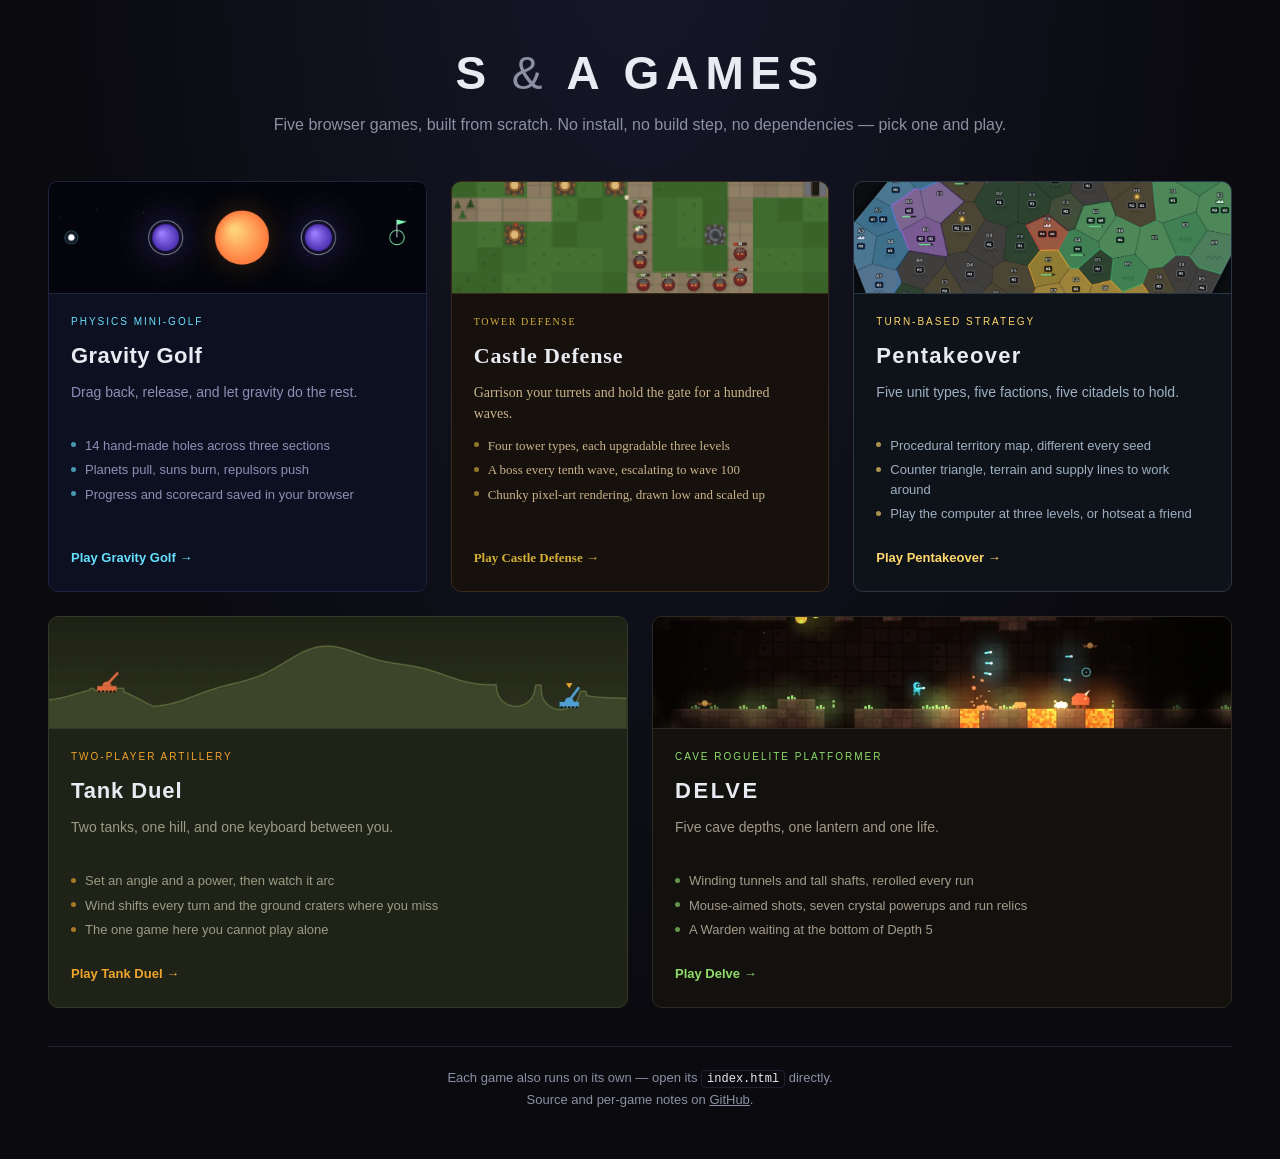
<file: index.html>
<!DOCTYPE html>
<html lang="en">
<head>
<meta charset="UTF-8">
<meta name="viewport" content="width=device-width, initial-scale=1">
<meta name="color-scheme" content="dark">
<meta name="theme-color" content="#151728">
<title>S &amp; A Games</title>
<meta name="description" content="Five browser games built from scratch: Gravity Golf, Castle Defense, Pentakeover, Tank Duel and Delve. No install, no build step. Pick one and play.">
<!-- Link previews. The card (og.png, 1200x630) is the shelf of game thumbnails
     under the title; the absolute URL is the Vercel production domain. -->
<meta property="og:type" content="website">
<meta property="og:title" content="S &amp; A Games">
<meta property="og:description" content="Five browser games built from scratch. Pick one and play.">
<meta property="og:url" content="https://s-and-a-games.vercel.app/">
<meta property="og:image" content="https://s-and-a-games.vercel.app/og.png">
<meta property="og:image:width" content="1200">
<meta property="og:image:height" content="630">
<meta property="og:image:alt" content="S &amp; A Games: thumbnails of Gravity Golf, Castle Defense, Pentakeover, Tank Duel and Delve">
<meta name="twitter:card" content="summary_large_image">
<style>
  /* The games are committed dark themes in different styles — sci-fi sans,
     medieval serif, campaign-map slate. This page stays neutral dark and lets each
     card carry its own game's palette and typeface, so it reads as a cabinet
     housing several machines rather than picking a winner between them.
     Geometry is deliberately NOT per-game: every card shares one radius, art
     height and internal rhythm, so the shelf reads as a matched set and only the
     colour changes between slots. */
  :root{
    --bg:#0a0a0f; --ink:#e9ebf2; --muted:#8b90a3; --line:#1e2030;
    --r:10px;          /* one card radius for the whole shelf */
    --art-h:112px;     /* one motif height for the whole shelf */
  }
  *{box-sizing:border-box; margin:0; padding:0}
  body{
    background:radial-gradient(ellipse at 50% -10%, #16182a, var(--bg) 65%);
    color:var(--ink); min-height:100vh;
    font:16px/1.5 -apple-system,BlinkMacSystemFont,"Segoe UI",Roboto,sans-serif;
    display:flex; align-items:center; justify-content:center; padding:clamp(16px,4vw,48px);
  }
  main{width:100%; max-width:1280px}

  header{text-align:center; margin-bottom:clamp(28px,5vw,44px)}
  h1{
    font-size:clamp(30px,7vw,46px); font-weight:700; letter-spacing:.14em;
    text-transform:uppercase; line-height:1.1;
  }
  h1 span{color:var(--muted); font-weight:300}
  .tagline{color:var(--muted); margin-top:14px; font-size:clamp(14px,2.4vw,16px)}

  /* Five cards on six tracks: three across the top (two tracks each) and two
     wider ones below (three tracks each), so both rows end flush. At two
     columns the fifth card spans the full last row rather than sitting alone
     beside a hole, and at one column everything simply stacks. */
  .shelf{display:grid; gap:clamp(16px,3vw,24px); grid-template-columns:repeat(6,1fr)}
  .shelf > .game{grid-column:span 2}
  .shelf > .game:nth-child(n+4){grid-column:span 3}
  @media (max-width:1180px){
    .shelf{grid-template-columns:repeat(2,1fr)}
    .shelf > .game, .shelf > .game:nth-child(n+4){grid-column:auto}
    .shelf > .game:last-child{grid-column:1 / -1}
  }
  @media (max-width:620px){ .shelf{grid-template-columns:1fr} }

  /* Each card is one block-level link, so the whole tile is the hit area. */
  .game{
    display:flex; flex-direction:column; text-decoration:none; overflow:hidden;
    border:1px solid var(--edge); border-radius:var(--r); background:var(--panel);
    color:inherit; transition:transform .18s ease, box-shadow .18s ease;
  }
  /* Hover only where a pointer can actually hover: a tap on a phone fakes
     :hover and leaves the card stuck lifted. Keyboard focus always gets the
     border, shadow and outline; the lift itself is motion, so it is skipped
     under reduced motion. */
  .game:focus-visible{
    box-shadow:0 18px 40px -18px #000; border-color:var(--accent);
    outline:2px solid var(--accent); outline-offset:3px;
  }
  @media (hover:hover) and (pointer:fine){
    .game:hover{box-shadow:0 18px 40px -18px #000; border-color:var(--accent)}
  }
  @media (prefers-reduced-motion:no-preference){
    .game:focus-visible{transform:translateY(-3px)}
  }
  @media (hover:hover) and (pointer:fine) and (prefers-reduced-motion:no-preference){
    .game:hover{transform:translateY(-3px)}
  }
  @media (prefers-reduced-motion:reduce){
    .game{transition:none}
  }

  /* Each card's art is a real capture from its own game, cropped to this box.
     The flat colour behind each one is that game's own backdrop, so a card that
     is still loading reads as the game's world rather than a grey hole. */
  .art{height:var(--art-h); border-bottom:1px solid var(--edge)}
  .body{padding:20px 22px 24px; display:flex; flex-direction:column; gap:10px; flex:1}
  .kicker{
    font-size:10px; letter-spacing:.2em; text-transform:uppercase; color:var(--accent);
  }
  .game h2{font-size:22px; font-weight:700; letter-spacing:var(--h2ls)}
  /* Two rendered lines (14px x 1.5), so a one-line pitch still reserves the
     same space and every card's bullet list starts on the same baseline. */
  .pitch{color:var(--dim); font-size:14px; min-height:3em}
  ul{list-style:none; display:flex; flex-direction:column; gap:5px; margin-top:2px}
  li{color:var(--dim); font-size:13px; padding-left:14px; position:relative}
  li::before{content:""; position:absolute; left:0; top:.5em;
    width:5px; height:5px; border-radius:50%; background:var(--accent); opacity:.65}
  .cta{margin-top:auto; padding-top:14px; font-size:13px; font-weight:600; color:var(--accent)}
  .cta::after{content:" \2192"}

  /* Gravity Golf — deep space, cyan, soft radii, system sans.
     Art is hole 13: ball, repulsor, sun, repulsor, cup, every body sitting on the
     one centreline, which is why this hole and not a prettier one — it is the
     only board in the course that composes into a strip this wide. */
  .gg{
    --panel:#0d1020; --edge:#1e2440; --accent:#66e0ff; --dim:#8a91b4;
    --h2ls:.02em;
  }
  .gg .art{
    background:
      url("gravity-golf/thumbnail.webp") center/cover no-repeat,
      #04050b;
  }

  /* Castle Defense — brown and gold, sharp radii, Georgia serif, battlement strip. */
  .cd{
    --panel:#16110c; --edge:#3a2a1a; --accent:#d4af37; --dim:#c9b48c;
    --h2ls:.04em;
    font-family:Georgia,"Palatino Linotype","Book Antiqua",serif;
  }
  /* Art is a live wave 4: archers and a cannon bastion on the left, the column
     coming down the path on the right, two of them taking a hit. */
  .cd .art{
    background:
      url("tower-defense/thumbnail.webp") center/cover no-repeat,
      #3f6b2f;
  }
  .cd .kicker{letter-spacing:.16em}

  /* Pentakeover — cold slate and gold. The one card whose art is a real
     screenshot rather than a CSS motif: a mid-war capture of an actual
     generated continent (seed 20260920, round 9), cropped full-bleed to the
     art box. The gradient behind it is the old hand-drawn motif, kept as the
     fallback that shows if the image is still loading or fails outright, so
     the slot is never a dead grey rectangle. */
  .pk{
    --panel:#0e131a; --edge:#2b3644; --accent:#ffd76a; --dim:#9fb0c2;
    --h2ls:.06em;
  }
  .pk .art{
    background:
      url("pentakeover/thumbnail.webp") center/cover no-repeat,
      linear-gradient(135deg,
        #6e2f2b 0 33.5%, #0c1016 33.5% 34.5%,
        #24506f 34.5% 66.5%, #0c1016 66.5% 67.5%,
        #2c5c3f 67.5% 100%);
  }

  /* Tank Duel — olive and amber, the painted-steel palette the game itself
     uses. Art is a real mid-match capture: both tanks dug in on their shelves,
     the ridge between them still intact, and a crater either side from shots
     that missed. */
  .td{
    --panel:#1e2217; --edge:#343a28; --accent:#f0a52c; --dim:#9a9d85;
    --h2ls:.04em;
  }
  .td .art{
    background:
      url("tank-duel/thumbnail.webp") center/cover no-repeat,
      #22281a;
  }

  /* Delve — wet brown-slate stone with a glow-moss green accent, the colour
     that guides you down through the dark in the game itself. Art is a live
     fight on Depth 4: split shots, a crawler bursting apart, a brute and the
     lava pools it patrols between. */
  .dv{
    --panel:#13110e; --edge:#2e2a22; --accent:#8fdc6a; --dim:#a39a8a;
    --h2ls:.12em;
  }
  .dv .art{
    background:
      url("delve/thumbnail.webp") center/cover no-repeat,
      #0a0908;
  }
  .dv h2{text-transform:uppercase}

  footer{
    margin-top:clamp(26px,4vw,38px); text-align:center; color:var(--muted);
    font-size:13px; line-height:1.7; border-top:1px solid var(--line); padding-top:20px;
  }
  code{
    font-family:ui-monospace,SFMono-Regular,Menlo,Consolas,monospace; font-size:12px;
    background:#14162400; color:var(--ink); border:1px solid var(--line);
    border-radius:4px; padding:1px 5px;
  }
  footer a{color:var(--muted)}
</style>
</head>
<body>
<main>
  <header>
    <h1>S <span>&amp;</span> A Games</h1>
    <p class="tagline">
      Five browser games, built from scratch. No install, no build step,
      no dependencies &mdash; pick one and play.
    </p>
  </header>

  <div class="shelf">
    <a class="game gg" href="gravity-golf/index.html">
      <div class="art" aria-hidden="true"></div>
      <div class="body">
        <p class="kicker">Physics mini-golf</p>
        <h2>Gravity Golf</h2>
        <p class="pitch">Drag back, release, and let gravity do the rest.</p>
        <ul>
          <li>14 hand-made holes across three sections</li>
          <li>Planets pull, suns burn, repulsors push</li>
          <li>Progress and scorecard saved in your browser</li>
        </ul>
        <p class="cta">Play Gravity Golf</p>
      </div>
    </a>

    <a class="game cd" href="tower-defense/index.html">
      <div class="art" aria-hidden="true"></div>
      <div class="body">
        <p class="kicker">Tower defense</p>
        <h2>Castle Defense</h2>
        <p class="pitch">Garrison your turrets and hold the gate for a hundred waves.</p>
        <ul>
          <li>Four tower types, each upgradable three levels</li>
          <li>A boss every tenth wave, escalating to wave 100</li>
          <li>Chunky pixel-art rendering, drawn low and scaled up</li>
        </ul>
        <p class="cta">Play Castle Defense</p>
      </div>
    </a>

    <a class="game pk" href="pentakeover/index.html">
      <div class="art" aria-hidden="true"></div>
      <div class="body">
        <p class="kicker">Turn-based strategy</p>
        <h2>Pentakeover</h2>
        <p class="pitch">Five unit types, five factions, five citadels to hold.</p>
        <ul>
          <li>Procedural territory map, different every seed</li>
          <li>Counter triangle, terrain and supply lines to work around</li>
          <li>Play the computer at three levels, or hotseat a friend</li>
        </ul>
        <p class="cta">Play Pentakeover</p>
      </div>
    </a>

    <a class="game td" href="tank-duel/index.html">
      <div class="art" aria-hidden="true"></div>
      <div class="body">
        <p class="kicker">Two-player artillery</p>
        <h2>Tank Duel</h2>
        <p class="pitch">Two tanks, one hill, and one keyboard between you.</p>
        <ul>
          <li>Set an angle and a power, then watch it arc</li>
          <li>Wind shifts every turn and the ground craters where you miss</li>
          <li>The one game here you cannot play alone</li>
        </ul>
        <p class="cta">Play Tank Duel</p>
      </div>
    </a>

    <a class="game dv" href="delve/index.html">
      <div class="art" aria-hidden="true"></div>
      <div class="body">
        <p class="kicker">Cave roguelite platformer</p>
        <h2>Delve</h2>
        <p class="pitch">Five cave depths, one lantern and one life.</p>
        <ul>
          <li>Winding tunnels and tall shafts, rerolled every run</li>
          <li>Mouse-aimed shots, seven crystal powerups and run relics</li>
          <li>A Warden waiting at the bottom of Depth 5</li>
        </ul>
        <p class="cta">Play Delve</p>
      </div>
    </a>
  </div>

  <footer>
    Each game also runs on its own &mdash; open its <code>index.html</code> directly.<br>
    Source and per-game notes on <a href="https://github.com/AmeyaVas/S-and-A-Games">GitHub</a>.
  </footer>
</main>
</body>
</html>
</file>
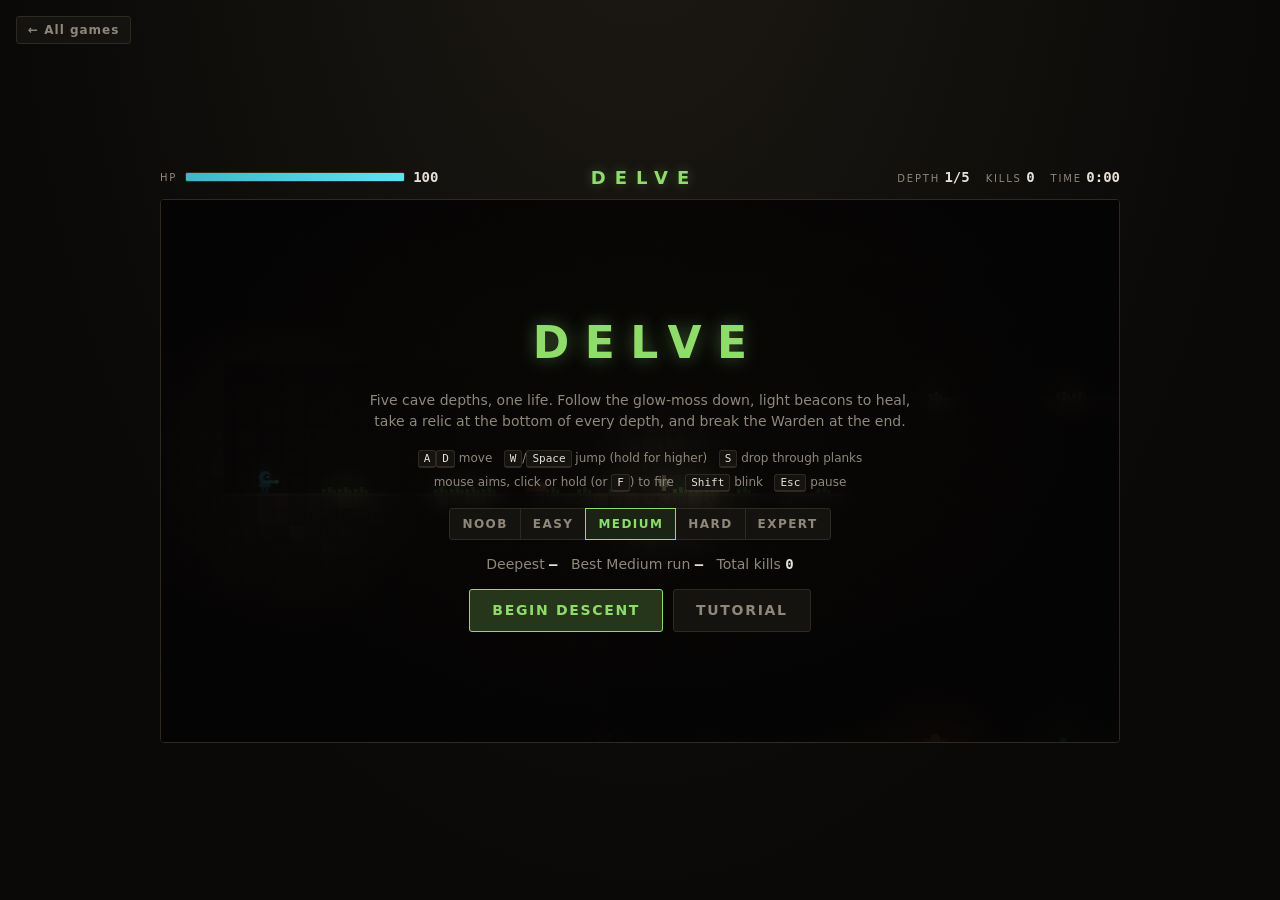
<file: delve/index.html>
<!DOCTYPE html>
<html lang="en">
<head>
<meta charset="UTF-8">
<meta name="viewport" content="width=device-width, initial-scale=1, viewport-fit=cover">
<meta name="color-scheme" content="dark">
<meta name="theme-color" content="#0a0908">
<title>Delve</title>
<link rel="stylesheet" href="style.css">
</head>
<body>
  <a class="back" href="../index.html">&larr; All games</a>

  <main id="app">
    <header id="hud">
      <div class="hp" title="Health">
        <span class="lbl">HP</span>
        <div class="track"><i id="hpFill"></i></div>
        <b id="hpText">100</b>
      </div>
      <h1>Delve</h1>
      <div class="stats">
        <span class="stat"><span class="lbl">Depth</span> <b id="depthText">1/5</b></span>
        <span class="stat"><span class="lbl">Kills</span> <b id="killText">0</b></span>
        <span class="stat"><span class="lbl">Time</span> <b id="timeText">0:00</b></span>
      </div>
    </header>

    <div id="stage">
      <canvas id="canvas" width="960" height="544" role="img" aria-label="Delve: the cave, your explorer and the creatures around you. Controls are listed on the menu screen."></canvas>
      <div id="overlay" role="dialog" aria-modal="true" aria-labelledby="overlay-title"></div>
    </div>

    <footer id="tray">
      <div id="powers" role="group" aria-label="Active powerups"></div>
      <div id="relics" role="group" aria-label="Relics"></div>
    </footer>
  </main>

  <div id="rotate" aria-hidden="true">Turn your phone sideways to play Delve.</div>

  <script src="levels.js"></script>
  <script src="game.js"></script>
</body>
</html>
</file>
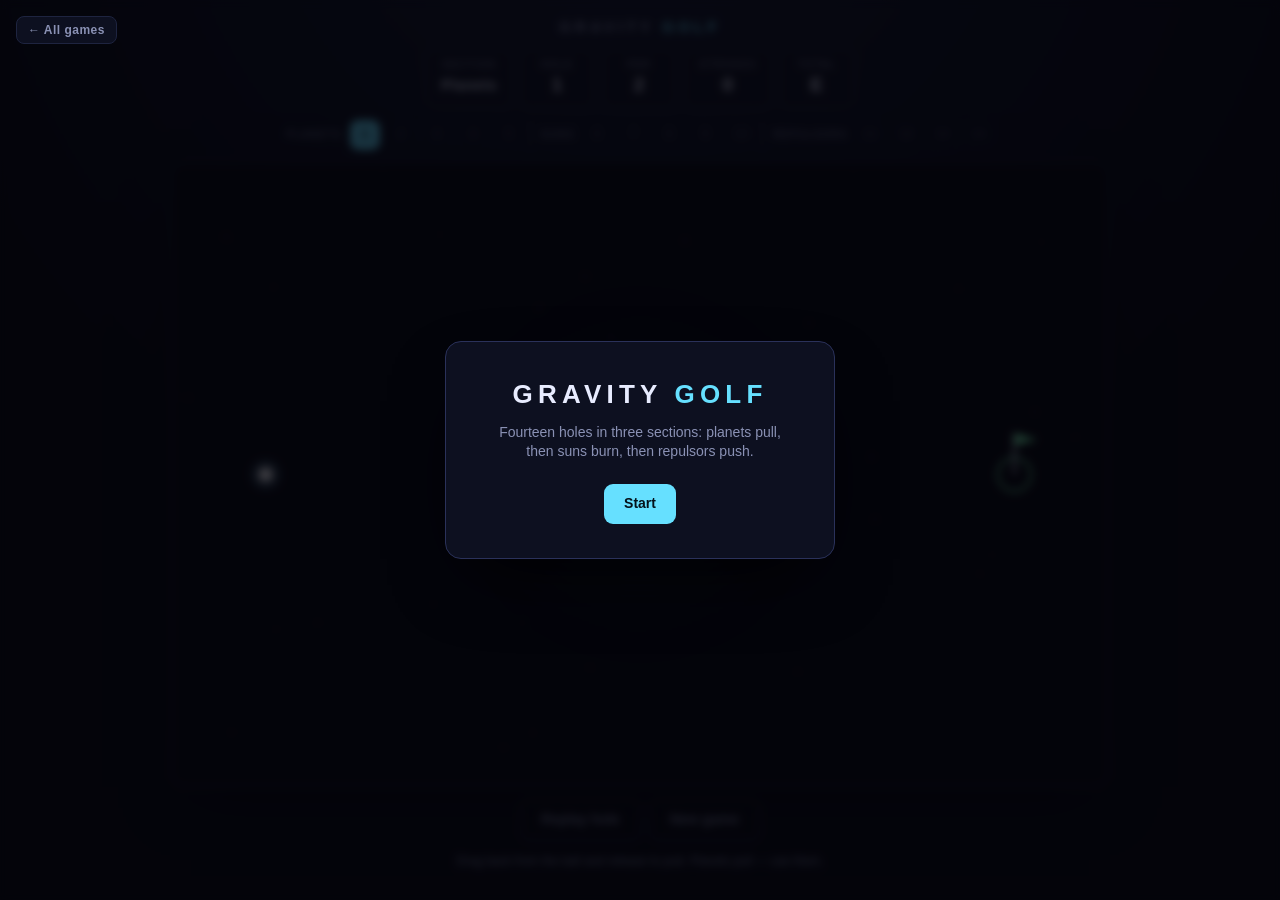
<file: gravity-golf/index.html>
<!DOCTYPE html>
<html lang="en">
<head>
<meta charset="UTF-8">
<meta name="viewport" content="width=device-width, initial-scale=1">
<meta name="color-scheme" content="dark">
<meta name="theme-color" content="#060811">
<title>Gravity Golf</title>
<style>
  :root{
    --bg:#05060d; --panel:#0d1020; --ink:#e8ecff; --muted:#8a91b4;
    --accent:#66e0ff; --good:#7CFFB2; --warn:#ff6b8b;
  }
  *{box-sizing:border-box;margin:0;padding:0}
  html,body{height:100%}
  body{
    background:radial-gradient(circle at 50% -20%, #141a33, var(--bg) 60%);
    color:var(--ink);
    font:14px/1.4 -apple-system,BlinkMacSystemFont,"Segoe UI",Roboto,sans-serif;
    display:flex; flex-direction:column; align-items:center;
    min-height:100%; padding:16px; gap:12px; overflow:hidden;
    -webkit-user-select:none; user-select:none;
  }
  h1{font-size:15px; letter-spacing:.28em; font-weight:600; text-transform:uppercase;
     color:var(--muted)}
  h1 b{color:var(--accent); font-weight:600}
  #hud{
    display:flex; gap:8px; flex-wrap:wrap; justify-content:center; align-items:stretch;
    width:min(900px,100%);
  }
  .chip{
    background:var(--panel); border:1px solid #1e2440; border-radius:10px;
    padding:8px 14px; display:flex; flex-direction:column; align-items:center; min-width:74px;
  }
  .chip .k{font-size:10px; letter-spacing:.14em; color:var(--muted); text-transform:uppercase}
  .chip .v{font-size:19px; font-weight:700; font-variant-numeric:tabular-nums}
  /* "Repulsors" is far wider than a score, so the section chip runs smaller */
  .chip .v.name{font-size:14px; letter-spacing:.06em; padding-top:4px}
  .chip .v.under{color:var(--good)}
  .chip .v.over{color:var(--warn)}
  #sel{display:flex; gap:6px; flex-wrap:wrap; justify-content:center; width:min(900px,100%)}
  #sel button{
    font:inherit; font-weight:700; font-size:12px; width:30px; height:30px; padding:0;
    border-radius:8px; background:var(--panel); color:var(--muted);
    border:1px solid #1e2440; cursor:pointer; font-variant-numeric:tabular-nums;
  }
  #sel button.done{color:var(--good); border-color:#2a4a52}
  #sel button.at{background:var(--accent); color:#04121a; border-color:var(--accent)}
  #sel button:disabled{opacity:.3; cursor:not-allowed}
  /* The selector splits into one labelled group per section, so the row itself shows
     where suns start and where repulsors take over. */
  .selgroup{display:flex; gap:6px; align-items:center}
  .selgroup .lbl{font-size:10px; letter-spacing:.14em; color:var(--muted);
    text-transform:uppercase; padding-right:2px}
  .selgroup + .selgroup{border-left:1px solid #1e2440; padding-left:10px}
  /* The dropdown that stands in for the hole buttons on a phone held sideways
     (see below). Hidden everywhere else. */
  #holepick{display:none}
  /* Grow the board to whatever the viewport allows. The 3rd term keeps the
     3:2 box from pushing the HUD and buttons off-screen on short windows —
     ~275px is the chrome above and below it (the hole selector adds ~42px). */
  #wrap{position:relative; width:min(1280px, 100%, (100vh - 275px) * 1.5); aspect-ratio:3/2}
  /* On phones 100vh is the height with the browser's toolbar hidden, so while
     it shows the bottom of the course sits under it; dvh is what is visible. */
  @supports (height:100dvh){ #wrap{width:min(1280px, 100%, (100dvh - 275px) * 1.5)} }
  canvas{
    width:100%; height:100%; display:block; border-radius:14px;
    border:1px solid #1e2440; background:#04050b; touch-action:none;
    box-shadow:0 20px 60px -20px #000;
  }
  #overlay{
    position:absolute; inset:0; display:none; align-items:center; justify-content:center;
    background:rgba(4,5,11,.72); backdrop-filter:blur(3px); border-radius:14px; text-align:center;
  }
  #overlay .card{background:var(--panel); border:1px solid #2a315a; border-radius:16px;
    padding:26px 30px; max-width:340px}
  #overlay h2{font-size:22px; margin-bottom:6px}
  #overlay p{color:var(--muted); margin-bottom:16px}
  button{
    font:inherit; font-weight:600; color:#04121a; background:var(--accent);
    border:0; border-radius:9px; padding:10px 20px; cursor:pointer;
  }
  button.ghost{background:transparent; color:var(--muted); border:1px solid #2a315a}
  #bar{display:flex; gap:8px; width:min(900px,100%); justify-content:center; flex-wrap:wrap}
  #hint{color:var(--muted); font-size:12px; text-align:center; min-height:16px}
  /* Title card. Fixed over the whole page rather than inside #wrap like #overlay, so
     the board animates behind it and no stray click reaches the canvas before the
     round starts — which is also why nothing else needs to gate input. */
  #start{
    position:fixed; inset:0; z-index:10; display:flex; align-items:center;
    justify-content:center; background:rgba(4,5,11,.78); backdrop-filter:blur(4px);
  }
  #start .card{
    background:var(--panel); border:1px solid #2a315a; border-radius:16px;
    padding:34px 38px; max-width:min(390px, 100% - 32px); text-align:center;
    box-shadow:0 30px 80px -30px #000;
  }
  #start h2{font-size:26px; letter-spacing:.2em; text-transform:uppercase; margin-bottom:10px}
  #start h2 b{color:var(--accent)}
  #start p{color:var(--muted); margin-bottom:22px}
  #start .row{display:flex; gap:8px; justify-content:center}
  /* 44px tap targets on touch screens: hole numbers, Replay / New game, and
     Start. A mouse keeps the 30px holes. Not on a phone held sideways, whose
     side column has no height to spare; that layout keeps its own sizes below. */
  @media (pointer:coarse) and (orientation:portrait), (pointer:coarse) and (min-height:561px){
    #sel button{width:44px; height:44px}
    #bar button, #start .row button{min-height:44px}
  }
  /* Back to the landing page. Pinned to the same corner as Castle Defense's, and above
     the title card (z-index 10) so it works before a round starts too. */
  .back{
    position:fixed; top:16px; left:16px; z-index:20;
    font-size:12px; font-weight:600; line-height:1; letter-spacing:.04em;
    padding:7px 11px; border-radius:8px; text-decoration:none;
    background:var(--panel); color:var(--muted); border:1px solid #1e2440;
  }
  .back:hover, .back:focus-visible{color:var(--accent); border-color:var(--accent); outline:none}
  /* On narrow screens the centred title would run under the link, so drop the page below it. */
  @media (max-width:520px){ body{padding-top:56px} }
  /* A phone on its side. Stacked, the title, scores and hole row eat most of
     the height and leave a board ~260px wide. Instead the board takes the full
     height on the left, and everything else stacks in a column to its right,
     back link at the top. The column never drops below 180px wide. */
  @media (orientation:landscape) and (max-height:560px){
    body{
      display:grid; grid-template-columns:auto minmax(180px,1fr);
      grid-template-rows:auto auto auto auto auto 1fr;
      grid-template-areas:"wrap back" "wrap title" "wrap hud" "wrap sel" "wrap bar" "wrap hint";
      gap:6px 10px; padding:6px; align-items:start; justify-items:stretch; align-content:start;
    }
    .back{grid-area:back; position:static; justify-self:start}
    h1{grid-area:title; font-size:12px; letter-spacing:.2em}
    #wrap{grid-area:wrap; width:min(calc((100vh - 12px) * 1.5), calc(100vw - 202px))}
    @supports (height:100dvh){ #wrap{width:min(calc((100dvh - 12px) * 1.5), calc(100vw - 202px))} }
    #hud{grid-area:hud; width:100%; display:grid; grid-template-columns:1fr 1fr; gap:4px}
    #hud .chip:first-child{grid-column:1 / -1}
    .chip{min-width:0; padding:3px 6px; border-radius:8px}
    .chip .k{font-size:9px}
    .chip .v{font-size:15px}
    .chip .v.name{font-size:12px; padding-top:1px}
    #sel{grid-area:sel; width:100%; gap:4px; justify-content:flex-start}
    .selgroup{gap:4px}
    .selgroup .lbl{display:none}
    .selgroup + .selgroup{border-left:0; padding-left:0}
    #sel button{width:26px; height:26px; font-size:11px}
    #bar{grid-area:bar; width:100%; gap:6px; justify-content:flex-start}
    #bar button{padding:6px 10px; font-size:12px}
    #hint{grid-area:hint; font-size:11px; text-align:left}
  }
  /* A phone on its side has no height for 44px hole buttons, so the touch
     version swaps them for one dropdown: a 44px target that opens the phone's
     own picker. 16px text stops iOS zooming in when it opens. */
  @media (pointer:coarse) and (orientation:landscape) and (max-height:560px){
    #sel .selgroup{display:none}
    #holepick{
      display:block; width:100%; height:44px; padding:0 10px;
      font:inherit; font-size:16px; font-weight:600; color:var(--ink);
      background:var(--panel); border:1px solid #2a315a; border-radius:9px;
    }
    #holepick:focus-visible{outline:2px solid var(--accent); outline-offset:2px}
  }
  /* The shortest phones (iPhone SE on its side): lose the title and keep the two
     buttons on one row, so the hint still fits under them. */
  @media (orientation:landscape) and (max-height:340px){
    h1{display:none}
    #bar{flex-wrap:nowrap}
    #bar button{padding:5px 8px; font-size:11px; white-space:nowrap}
    body{row-gap:4px}
    .chip{padding:2px 6px}
  }
</style>
</head>
<body>
  <a class="back" href="../index.html">&larr; All games</a>
  <h1>Gravity <b>Golf</b></h1>

  <div id="hud">
    <div class="chip"><span class="k">Section</span><span class="v name" id="s-sec">Planets</span></div>
    <div class="chip"><span class="k">Hole</span><span class="v" id="s-hole">1</span></div>
    <div class="chip"><span class="k">Par</span><span class="v" id="s-par">3</span></div>
    <div class="chip"><span class="k">Strokes</span><span class="v" id="s-str">0</span></div>
    <div class="chip"><span class="k">Total</span><span class="v" id="s-tot">E</span></div>
  </div>

  <div id="sel" role="group" aria-label="Hole select"></div>

  <div id="wrap">
    <canvas id="c" width="900" height="600" role="img" aria-label="Gravity Golf course: your ball, the cup, and the planets, suns and repulsors between them. Drag back from the ball and release to shoot."></canvas>
    <div id="overlay">
      <div class="card">
        <h2 id="ov-title">Hole complete</h2>
        <p id="ov-text">Nice putt.</p>
        <button id="ov-btn">Next hole</button>
      </div>
    </div>
  </div>

  <div id="bar">
    <button class="ghost" id="btn-retry">Replay hole</button>
    <button class="ghost" id="btn-reset">New game</button>
  </div>
  <div id="hint">Drag back from the ball and release to putt. Planets pull — use them.</div>

  <div id="start">
    <div class="card">
      <h2>Gravity <b>Golf</b></h2>
      <p>Fourteen holes in three sections: planets pull, then suns burn, then repulsors push.</p>
      <div class="row">
        <button id="st-start">Start</button>
        <button class="ghost" id="st-cont" hidden>Continue</button>
      </div>
    </div>
  </div>

<script>
(() => {
"use strict";
const cv = document.getElementById('c'), ctx = cv.getContext('2d');
// W/H stay the logical play-field size that every coordinate below is written in.
// The backing store is scaled by the display density so the board stays sharp now
// that CSS stretches it past 900px; ctx.scale lets all drawing keep using W/H.
const W = 900, H = 600;
const DPR = Math.min(window.devicePixelRatio || 1, 2);
cv.width = W * DPR; cv.height = H * DPR;
ctx.scale(DPR, DPR);

// ---------- course design ----------
// coords in the 900x600 canvas space
// The course runs in three sections, ordered by the hardest body a hole contains:
// planets only, then the holes that add a sun, then the holes that add a repulsor
// (see SECTIONS / holeSection below). Keep new holes in their section's run — the
// #debug audit warns if this array ever falls out of section order.
const HOLES = [
  // ---- section 1: planets ----
  { par:2, tee:{x:90,y:300}, cup:{x:810,y:300}, planets:[
      {x:450,y:300,r:46,type:'planet'} ] },
  { par:3, tee:{x:90,y:500}, cup:{x:820,y:110}, planets:[
      {x:360,y:330,r:52,type:'planet'},
      {x:640,y:220,r:34,type:'planet'} ] },
  // thread the needle: the straight line runs through a 56px gap between two equal
  // planets, where their pulls cancel. It is deliberately tight — the only aces go
  // through the gap at near-full power, inside a window under a degree wide, and
  // drifting off the centreline drags you into one of them. Going around either
  // side is the safe two-putt.
  { par:3, tee:{x:100,y:520}, cup:{x:800,y:90}, planets:[
      {x:400,y:250,r:50,type:'planet'},
      {x:500,y:370,r:50,type:'planet'} ] },
  // U-turn: a wall of three touching planets runs out from the left edge between
  // tee and cup, so you shoot away from the cup, round the end of the wall at x=240,
  // and let its pull swing you back. No shot from the tee sinks — par is two good
  // putts, the first one around the corner.
  { par:3, tee:{x:100,y:500}, cup:{x:100,y:100}, planets:[
      {x:40,y:300,r:40,type:'planet'},
      {x:120,y:300,r:40,type:'planet'},
      {x:200,y:300,r:40,type:'planet'} ] },
  // stepping stones: the big planet sits on the bottom wall (surface at y=592, so no
  // lane underneath) between tee and cup. The three stones ride an arc 245px out from
  // its centre, right where a ball skimming over it flies, so they are load bearing:
  // with them gone the low skim aces from a window ~2.5x as forgiving. Off the straight
  // line by design, so the audit flags all three.
  { par:4, tee:{x:80,y:500}, cup:{x:820,y:500}, planets:[
      {x:450,y:520,r:72,type:'planet'},
      {x:260,y:383,r:30,type:'planet'},
      {x:450,y:275,r:30,type:'planet'},
      {x:640,y:383,r:30,type:'planet'} ] },

  // ---- section 2: suns ----
  { par:3, tee:{x:100,y:100}, cup:{x:800,y:500}, planets:[
      {x:450,y:300,r:70,type:'sun'} ] },
  // hot cup: the cup sits right behind the sun, its centre 21px off the surface, so
  // the straight line is blocked and every route in skims the sun's edge. Aces only
  // come from curling around it. Putting back from the far side, the sun is behind
  // the cup: a soft-to-medium putt drops, anything firmer rolls through and burns.
  { par:3, tee:{x:100,y:300}, cup:{x:641,y:300}, planets:[
      {x:560,y:300,r:60,type:'sun'} ] },
  { par:4, tee:{x:80,y:520}, cup:{x:830,y:80}, planets:[
      {x:300,y:360,r:44,type:'planet'},
      {x:480,y:250,r:38,type:'sun'},
      {x:660,y:170,r:40,type:'planet'} ] },
  // sun blockade: the sun sits dead on the tee->cup line, so you have to commit to a
  // side. The planets below and above bend you back toward the cup. The old layout
  // ran along y=110 with two planets 220px+ off the line — outside their 176px reach,
  // so they pulled on nothing and a shot up the top wall coasted home.
  { par:4, tee:{x:100,y:180}, cup:{x:800,y:180}, planets:[
      {x:280,y:320,r:44,type:'planet'},
      {x:450,y:180,r:46,type:'sun'},
      {x:640,y:60,r:38,type:'planet'} ] },
  // lay-up: two walls of suns cross the board, each with one gap — the first at the
  // top, the second at the bottom — and the wells between neighbours overlap, so
  // there is no lane along either wall. A full-power shot through the first gap
  // carries into the second wall and burns. The way through is to stop in the pocket
  // between them, then go again: three good shots, no hero shot.
  { par:4, tee:{x:80,y:150}, cup:{x:820,y:450}, planets:[
      {x:300,y:0,r:40,type:'sun'},
      {x:300,y:250,r:60,type:'sun'},
      {x:300,y:400,r:60,type:'sun'},
      {x:300,y:550,r:60,type:'sun'},
      {x:600,y:40,r:60,type:'sun'},
      {x:600,y:190,r:60,type:'sun'},
      {x:600,y:340,r:60,type:'sun'},
      {x:600,y:600,r:40,type:'sun'} ] },

  // ---- section 3: repulsors ----
  // repulsor introduction: the planet blocks the straight line, and the repulsor
  // guards the corner cup. Get past it and its push works in your favour.
  { par:4, tee:{x:100,y:500}, cup:{x:830,y:110}, planets:[
      {x:380,y:330,r:46,type:'planet'},
      {x:700,y:220,r:40,type:'repulsor'} ] },
  // repulsor gate: the repulsor sits straight above the tee, so firing up the middle
  // shoves you off line. The planet up-right pulls you back toward the cup.
  { par:3, tee:{x:450,y:545}, cup:{x:430,y:80}, planets:[
      {x:450,y:390,r:36,type:'repulsor'},
      {x:620,y:230,r:46,type:'planet'} ] },
  { par:4, tee:{x:90,y:300}, cup:{x:815,y:300}, planets:[
      {x:300,y:300,r:30,type:'repulsor'},
      {x:470,y:300,r:60,type:'sun'},
      {x:640,y:300,r:30,type:'repulsor'} ] },
  // The finale, and the only hole using all three body types. Two things are load
  // bearing. The planet and sun stacked at x=450 overlap their wells to span the full
  // board height, so no route to the cup stays out of gravity — bodies clustered in
  // one band always leave a clear strip against a wall, and only a vertical pair
  // closes it. The repulsor guards the cup, which is what actually stops the ace:
  // blocking the straight line with a planet does not, since the ball simply arcs
  // over, but a repulsor pushes every approach away.
  //
  // The sun is r60 at y=480 because that pair has to keep meeting after suns dropped to
  // half reach. The r48 planet covers down to y=367; the ball centre can sit as low as
  // y=593; a sun spans 4r, so closing 367->593 needs r>=57. At r42/y=435 the well would
  // have stopped at y=519 and left a clear lane along the bottom wall.
  { par:5, tee:{x:80,y:300}, cup:{x:830,y:300}, planets:[
      {x:280,y:200,r:44,type:'planet'},
      {x:450,y:175,r:48,type:'planet'},
      {x:450,y:480,r:60,type:'sun'},
      {x:730,y:300,r:36,type:'repulsor'} ] },
];

// ---------- physics constants ----------
// Gravity strength, applied only inside a body's well (see FIELD_R and accelAt).
// At the original 2600 the peak pull was 8.7 px/s² against launch speeds up to
// MAX_PULL*LAUNCH_K = 798 px/s, which bent a full-power shot by 1px over its whole
// flight — gravity was decorative. G is high here because the taper gives most of
// the well far less than the peak.
const G = 400000;
// How far a body pulls, in multiples of its own radius. This exists so the ball can
// come to rest: with an unbounded inverse-square field, gravity at 300px still beat
// friction, so a "stopped" ball crept toward the nearest planet forever and never
// got its at-rest ring. At 4.0 every hole settles 100% of the time.
// This is the default reach; suns override it below (see SUN_FIELD_R / fieldReach).
const FIELD_R = 4.0;
const BALL_R = 7;
const REST_SPEED = 6;      // below this (px/s) the ball is "at rest"
const SINK_SPEED = 250;    // must be slower than this at the cup mouth to get caught
const CUP_R = 16;          // visual cup radius
const CUP_MOUTH = 32;      // ball this close to the cup gets caught (if slow enough)
const CUP_PULL = 4200;     // strength of the cup's gravity well
const MAX_PULL = 190;      // px of drag
const LAUNCH_K = 4.2;      // drag px -> initial speed
const PREVIEW_T = 1.5;     // seconds of flight the aim line predicts before fading out
const WALL_BOUNCE = 0.72;
const PLANET_BOUNCE = 0.6;
const FRICTION = 0.9;      // per second velocity damping (space dust) — sets putt range

// Suns kill on contact, so their pull is a death-basin rather than a slingshot, and the
// board has to stay playable around them. That safety used to come out of MASS — a 0.25
// multiplier — which made a sun weak but as wide as any planet: it tugged at you across
// half the board without ever reading as dangerous. It now comes out of DISTANCE instead.
// A sun has a planet's full mass and half its reach.
//
// This is not a return to the tuning that killed 91% of shots on hole 6 (full mass at the
// full 4.0 reach, back when G was 120000). The taper in accelAt is measured against each
// body's own reach, so halving the reach also steepens the falloff. Measured on hole 6's
// r70 sun: pull at 100px goes 148 -> 262 px/s², but at 140px it goes 63 -> 0, and there is
// nothing at all beyond. Over a 200-shot fan the hole's kill rate FELL, 28.5% -> 17.5% —
// the wide weak well used to reel in stray shots that were never aimed at it, and that is
// what went away. What went up is the price of flying close.
const SUN_FIELD_R = 2.0;
function fieldReach(p){ return p.r * (p.type==='sun' ? SUN_FIELD_R : FIELD_R); }
function planetMass(p){ return p.r*p.r * (p.type==='repulsor'?-1:1); }
function planetColor(p){
  if(p.type==='sun') return {a:'#ffd27a',b:'#ff7a3c',glow:'rgba(255,150,60,.28)'};
  if(p.type==='repulsor') return {a:'#9a7cff',b:'#4b2fae',glow:'rgba(120,90,255,.22)'};
  return {a:'#8fd0ff',b:'#2a5fae',glow:'rgba(90,150,255,.16)'};
}

// ---------- sections ----------
// A hole belongs to the section of the hardest body it contains, so a hole carrying
// both a sun and a repulsor sits with the repulsors. The grouping is derived rather
// than a hardcoded range: adding a hole to HOLES classifies it, and only its position
// in the array is hand-maintained (checked by the #debug audit).
const SECTIONS = [
  {name:'Planets',   blurb:'Planets pull. Bank off their wells or slingshot around them.'},
  {name:'Suns',      blurb:"Suns burn the ball up on contact, and their pull is half as wide as a planet's — it bites late."},
  {name:'Repulsors', blurb:'Repulsors push instead of pulling. Line up so the shove sends you where you want to go.'},
];
function holeSection(h){
  if(h.planets.some(p => p.type==='repulsor')) return 2;
  if(h.planets.some(p => p.type==='sun')) return 1;
  return 0;
}
// true when hole i is the last of its section (the final hole is not — it ends the round)
function isSectionEnd(i){
  return i < HOLES.length-1 && holeSection(HOLES[i]) !== holeSection(HOLES[i+1]);
}

// ---------- state ----------
let holeIdx = 0, strokes = 0;
// Per-hole strokes, null until you sink it. Replaces a running total: with a hole
// selector you can revisit a finished hole, and a `total += diff` accumulator would
// count it twice. (That was already reachable — the overlay covers #wrap, but
// "Replay hole" sits outside it and stays clickable after you sink.)
let scores = new Array(HOLES.length).fill(null);
let reached = 0;                       // furthest hole unlocked
let hadSave = false;                   // a save was read at boot -> offer Continue
// v2: the section regroup reordered HOLES, and scores are stored by index, so a v1
// save would pin old scores to different holes. A new key ignores it cleanly.
const SAVE_KEY = 'gravity-golf/v2';

function toPar(){
  let t = 0;
  for(let i=0;i<HOLES.length;i++) if(scores[i]!=null) t += scores[i] - HOLES[i].par;
  return t;
}
// Storage throws in some private-browsing modes, so every touch is guarded and the
// game runs fine with nothing stored.
function saveProgress(){
  try{ localStorage.setItem(SAVE_KEY, JSON.stringify({reached, scores})); }catch(e){}
}
function loadProgress(){
  try{
    const d = JSON.parse(localStorage.getItem(SAVE_KEY) || 'null');
    // Saves from earlier, shorter courses. Scores are stored by index, so each time
    // holes were inserted the old entries move up past them. The steps chain, so a
    // 9-hole save passes through the 12-hole step on its way to the current course.
    if(d && Array.isArray(d.scores)){
      if(d.scores.length === 9){           // 9 -> 12: holes 3-5 joined the planets
        const at = d.reached|0;
        d.scores.splice(2, 0, null, null, null);
        d.reached = at >= 2 ? at + 3 : at;
      }
      if(d.scores.length === 12){          // 12 -> 14: hot cup (7) and lay-up (10)
        const at = d.reached|0;
        d.scores.splice(6, 0, null);
        d.scores.splice(9, 0, null);
        d.reached = at >= 8 ? at + 2 : at >= 6 ? at + 1 : at;
      }
    }
    if(!d || !Array.isArray(d.scores) || d.scores.length !== HOLES.length) return;
    reached = Math.min(Math.max(d.reached|0, 0), HOLES.length-1);
    scores = d.scores.map(s => (Number.isInteger(s) && s > 0) ? s : null);
    hadSave = true;
  }catch(e){}
}
let ball, restPos, sunk, aiming, aimStart, aimNow, touchAim = false, confetti = [], stars = [];
let flagWave = 0;

function makeStars(){
  stars = [];
  for(let i=0;i<90;i++) stars.push({x:Math.random()*W,y:Math.random()*H,
    s:Math.random()*1.4+0.2, t:Math.random()*6.28});
}
makeStars();

// Flat list of the hole buttons in hole order. The buttons now live inside per-section
// wrappers, so syncSelector can no longer index #sel's children to find them.
const selBtns = [];
function buildSelector(){
  const s = document.getElementById('sel');
  const pick = document.createElement('select');
  pick.id = 'holepick';
  pick.setAttribute('aria-label', 'Hole');
  pick.onchange = () => { const i = +pick.value; if(i <= reached) loadHole(i); };
  s.appendChild(pick);
  const pickGroups = [];
  let group = null, sec = -1;
  for(let i=0;i<HOLES.length;i++){
    if(holeSection(HOLES[i]) !== sec){
      sec = holeSection(HOLES[i]);
      group = document.createElement('div');
      group.className = 'selgroup';
      const lbl = document.createElement('span');
      lbl.className = 'lbl';
      lbl.textContent = SECTIONS[sec].name;
      group.appendChild(lbl);
      s.appendChild(group);
    }
    if(!pickGroups[sec]){
      pickGroups[sec] = document.createElement('optgroup');
      pickGroups[sec].label = SECTIONS[sec].name;
      pick.appendChild(pickGroups[sec]);
    }
    const o = document.createElement('option');
    o.value = i;
    pickGroups[sec].appendChild(o);
    const b = document.createElement('button');
    b.textContent = i+1;
    b.onclick = () => { if(i <= reached) loadHole(i); };
    group.appendChild(b);
    selBtns.push(b);
  }
}
let holePick;
function syncSelector(){
  holePick ||= document.getElementById('holepick');
  for(let i=0;i<selBtns.length;i++){
    const b = selBtns[i];
    const locked = i > reached;
    b.disabled = locked;
    b.className = i===holeIdx ? 'at' : (scores[i]!=null ? 'done' : '');
    b.title = locked ? `Hole ${i+1} — reach it to unlock`
            : scores[i]!=null ? `Hole ${i+1} — holed in ${scores[i]} (par ${HOLES[i].par})`
            : `Hole ${i+1} — par ${HOLES[i].par}`;
    const o = holePick.options[i];
    o.disabled = locked;
    o.textContent = locked ? `Hole ${i+1} · locked`
                  : `Hole ${i+1} · par ${HOLES[i].par}` + (scores[i]!=null ? ` · ✓ ${scores[i]}` : '');
  }
  holePick.value = holeIdx;
}

function loadHole(i){
  holeIdx = i;
  if(i > reached){ reached = i; saveProgress(); }
  const h = HOLES[i];
  strokes = 0;
  ball = {x:h.tee.x, y:h.tee.y, vx:0, vy:0, alive:true, captured:false};
  restPos = {x:h.tee.x, y:h.tee.y};
  sunk = false; aiming = false; confetti = [];
  hideOverlay();
  syncHUD();
}

// A fresh round: scorecard cleared, but holes you have reached stay unlocked.
function newGame(){
  scores.fill(null);
  saveProgress();
  loadHole(0);
}

function syncHUD(){
  const h = HOLES[holeIdx];
  document.getElementById('s-sec').textContent = SECTIONS[holeSection(h)].name;
  document.getElementById('s-hole').textContent = holeIdx+1;
  document.getElementById('s-par').textContent = h.par;
  document.getElementById('s-str').textContent = strokes;
  const tot = toPar();
  const t = document.getElementById('s-tot');
  t.textContent = tot===0 ? 'E' : (tot>0?'+'+tot:tot);
  t.className = 'v ' + (tot<0?'under':tot>0?'over':'');
  syncSelector();
}

// ---------- input ----------
const HINT = matchMedia('(pointer: coarse)').matches
  ? 'Touch anywhere, pull back and release to putt. Planets pull — use them.'
  : 'Drag back from the ball and release to putt. Planets pull — use them.';
document.getElementById('hint').textContent = HINT;
function canvasPos(e){
  const r = cv.getBoundingClientRect();
  const p = e.touches ? e.touches[0] : e;
  return { x:(p.clientX-r.left)/r.width*W, y:(p.clientY-r.top)/r.height*H };
}
function speed(o){ return Math.hypot(o.vx,o.vy); }
function ballAtRest(){ return speed(ball) < REST_SPEED; }

// With a mouse you grab the ball and pull back from it. A finger cannot leave
// the glass, and every tee sits near an edge, so pulling away from the hole ran
// off the screen. On touch the pull starts wherever the finger lands instead:
// the shot is the same vector, measured from that spot rather than the ball.
function onDown(e){
  if(e.touches && e.touches.length > 1){ aiming = false; return; }
  if(sunk || !ballAtRest()) return;
  const p = canvasPos(e);
  if(e.touches){
    if(e.touches.length > 1){ aiming = false; return; } // a second finger calls the shot off
    aiming = true; touchAim = true; aimStart = p; aimNow = p;
    e.preventDefault();
    return;
  }
  if(Math.hypot(p.x-ball.x, p.y-ball.y) > 46) return; // must grab near ball
  aiming = true; touchAim = false; aimStart = {x:ball.x,y:ball.y}; aimNow = p;
  e.preventDefault();
}
function onMove(e){
  if(!aiming) return;
  aimNow = canvasPos(e);
  e.preventDefault();
}
function onUp(e){
  if(!aiming) return;
  aiming = false;
  let dx = aimStart.x - aimNow.x, dy = aimStart.y - aimNow.y;
  let d = Math.hypot(dx,dy);
  if(d < 6) return;                       // tap, no shot
  d = Math.min(d, MAX_PULL);
  const ang = Math.atan2(dy,dx);
  const v = d * LAUNCH_K;
  ball.vx = Math.cos(ang)*v;
  ball.vy = Math.sin(ang)*v;
  strokes++;
  restPos = {x:ball.x, y:ball.y};
  syncHUD();
  e.preventDefault();
}
cv.addEventListener('mousedown',onDown);
// mousemove goes on window, not the canvas: you pull *away* from the target, and
// every tee sits near an edge, so a full-power drag leaves the canvas. Bound to
// the canvas, aim froze at the border and capped tee shots at 32-61% power.
window.addEventListener('mousemove',onMove);
window.addEventListener('mouseup',onUp);
cv.addEventListener('touchstart',onDown,{passive:false});
cv.addEventListener('touchmove',onMove,{passive:false});
window.addEventListener('touchend',onUp);
window.addEventListener('touchcancel',() => { aiming = false; });

document.getElementById('btn-retry').onclick = () => {
  // undo this hole's contribution isn't tracked mid-hole; just reload
  loadHole(holeIdx);
};
document.getElementById('btn-reset').onclick = () => {
  newGame();
};
document.getElementById('ov-btn').onclick = () => {
  if(holeIdx < HOLES.length-1) loadHole(holeIdx+1);
  else newGame();
};

function showOverlay(title, text, btn){
  document.getElementById('ov-title').textContent = title;
  document.getElementById('ov-text').textContent = text;
  document.getElementById('ov-btn').textContent = btn;
  document.getElementById('overlay').style.display = 'flex';
}
function hideOverlay(){ document.getElementById('overlay').style.display = 'none'; }

// ---------- simulation ----------
function accelAt(x,y){
  let ax=0, ay=0;
  for(const p of HOLES[holeIdx].planets){
    const dx = p.x-x, dy = p.y-y;
    let d2 = dx*dx+dy*dy;
    const minD = p.r+BALL_R;
    if(d2 < minD*minD) d2 = minD*minD;
    const d = Math.sqrt(d2);
    // Finite well. Beyond FIELD_R radii a body has no pull at all, so the ball can
    // actually come to rest out in open space; the taper eases the pull to zero at
    // the boundary instead of switching it off, which would visibly snap.
    const reach = fieldReach(p);
    if(d >= reach) continue;
    // (1-q³)² rather than a linear (1-q)²: both hit exactly zero at the edge, but
    // this holds nearly all the pull through the middle of the well, which is where
    // a fast shot flies. A linear taper left only 25% of the pull there, so
    // full-power shots sailed past almost unbent: 20px of curve, against 75px here.
    const q = d/reach;
    const t = 1 - q*q*q;
    const f = G * planetMass(p) / d2 / 300 * t*t;
    ax += f*dx/d; ay += f*dy/d;
  }
  return {ax,ay};
}

// ---------- shared motion ----------
// stepBall and the aim preview both run these, so the dotted line cannot drift from
// what the ball actually does. The preview used to re-implement the integrator and
// left friction out entirely, which made it overshoot badly and — because an undamped
// ball never slows, and fast balls barely bend — hid the curve the shot would take.
const SUBSTEP = 1/360;                 // matches stepBall's dt/N at 60fps

function stepFree(s, h){
  const a = accelAt(s.x, s.y);
  s.vx += a.ax*h; s.vy += a.ay*h;
  const damp = Math.max(0, 1 - FRICTION*h);
  s.vx *= damp; s.vy *= damp;
  s.x += s.vx*h; s.y += s.vy*h;
}
// 'sun' if it burned up, 'hit' if it bounced off a planet, '' otherwise
function collideBodies(s){
  let res = '';
  for(const p of HOLES[holeIdx].planets){
    const dx = s.x-p.x, dy = s.y-p.y;
    const d = Math.hypot(dx,dy), minD = p.r+BALL_R;
    if(d < minD){
      if(p.type==='sun') return 'sun';
      const nx=dx/d, ny=dy/d;
      const vn = s.vx*nx + s.vy*ny;
      s.vx -= (1+PLANET_BOUNCE)*vn*nx;
      s.vy -= (1+PLANET_BOUNCE)*vn*ny;
      s.x = p.x + nx*minD; s.y = p.y + ny*minD;
      res = 'hit';
    }
  }
  return res;
}
function collideWalls(s){
  if(s.x < BALL_R){ s.x=BALL_R; s.vx=-s.vx*WALL_BOUNCE; }
  if(s.x > W-BALL_R){ s.x=W-BALL_R; s.vx=-s.vx*WALL_BOUNCE; }
  if(s.y < BALL_R){ s.y=BALL_R; s.vy=-s.vy*WALL_BOUNCE; }
  if(s.y > H-BALL_R){ s.y=H-BALL_R; s.vy=-s.vy*WALL_BOUNCE; }
}
// applies the cup's well; true when it would catch the ball
function cupPull(s, h){
  const cup = HOLES[holeIdx].cup;
  const ex = cup.x-s.x, ey = cup.y-s.y;
  const cd = Math.hypot(ex,ey) || 0.001;
  if(cd < CUP_MOUTH){
    const pull = CUP_PULL / Math.max(cd*cd, 36);
    s.vx += ex/cd * pull * h;
    s.vy += ey/cd * pull * h;
    if(Math.hypot(s.vx,s.vy) < SINK_SPEED) return true;
  }
  return false;
}

function stepBall(dt){
  // substeps for stability
  const N = 6, h = dt/N;
  for(let s=0;s<N;s++){
    const cup0 = HOLES[holeIdx].cup;

    // captured: spiral deterministically into the cup, then drop
    if(ball.captured){
      const ex = cup0.x-ball.x, ey = cup0.y-ball.y;
      const cd = Math.hypot(ex,ey) || 0.001;
      if(cd < 2.5){ sink(); return; }
      const step = Math.max(cd * 0.12, 40*h);        // ease in, min crawl speed
      const px = ex/cd, py = ey/cd;
      const tx = -py, ty = px;                       // tangent -> slight orbit
      ball.x += px*step + tx*step*0.55;
      ball.y += py*step + ty*step*0.55;
      ball.vx = ball.vy = 0;
      continue;
    }

    stepFree(ball, h);
    if(collideBodies(ball) === 'sun'){ killBall(); return; }
    collideWalls(ball);
    // cup: pull nearby balls in; grab the ones that arrive on-target and not too fast
    if(cupPull(ball, h)) ball.captured = true;              // it's going in
  }
}

function killBall(){
  ball.x = restPos.x; ball.y = restPos.y;
  ball.vx = 0; ball.vy = 0; ball.captured = false;
  flashHint("Burned up! Back to your last spot.");
}
let hintTimer = 0;
function flashHint(msg){
  document.getElementById('hint').textContent = msg;
  hintTimer = 2.4;
}

function sink(){
  sunk = true;
  ball.vx = ball.vy = 0;
  const cup = HOLES[holeIdx].cup;
  ball.x = cup.x; ball.y = cup.y;
  const h = HOLES[holeIdx];
  const diff = strokes - h.par;
  scores[holeIdx] = strokes;           // set, not accumulate: replaying overwrites
  saveProgress();
  syncHUD();
  let name = diff<=-3?'Albatross!!!':diff===-2?'Eagle!':diff===-1?'Birdie!':
             diff===0?'Par':diff===1?'Bogey':diff===2?'Double bogey':(diff)+' over';
  if(strokes===1) name = 'HOLE IN ONE!';
  if(strokes===1 || diff<0) burst();
  const last = holeIdx === HOLES.length-1;
  const tot = toPar();
  const totTxt = tot===0?'even': tot>0?tot+' over par':(-tot)+' under par';
  if(last){
    showOverlay(name, `Final: ${totTxt}. Great round.`, 'Play again');
  } else if(isSectionEnd(holeIdx)){
    // The next hole is the first that can catch you out in a new way, so the card
    // leads with the milestone and says what the new body does before you tee off.
    const next = SECTIONS[holeSection(HOLES[holeIdx+1])];
    showOverlay(`Section ${holeSection(HOLES[holeIdx])+1} complete`,
      `${name} · you're ${totTxt}. ${next.blurb}`,
      `On to ${next.name}`);
  } else {
    showOverlay(name, `${strokes} stroke${strokes>1?'s':''} · you're ${totTxt}.`, 'Next hole');
  }
}

// ---------- confetti ----------
function burst(){
  const cup = HOLES[holeIdx].cup;
  for(let i=0;i<90;i++){
    const a = Math.random()*6.28, sp = Math.random()*260+60;
    confetti.push({x:cup.x,y:cup.y,vx:Math.cos(a)*sp,vy:Math.sin(a)*sp-80,
      life:1, c:`hsl(${Math.random()*360},90%,65%)`, r:Math.random()*3+2});
  }
}

// ---------- render ----------
function draw(dt){
  ctx.clearRect(0,0,W,H);
  // stars
  for(const st of stars){
    st.t += dt*2;
    ctx.globalAlpha = 0.4 + Math.sin(st.t)*0.3;
    ctx.fillStyle = '#aab6ff';
    ctx.fillRect(st.x, st.y, st.s, st.s);
  }
  ctx.globalAlpha = 1;

  const h = HOLES[holeIdx];

  // planets
  for(const p of h.planets){
    const col = planetColor(p);
    // the glow is drawn at exactly the body's own reach so the halo shows where the pull
    // reaches — which is why a sun's halo is visibly tighter than a planet's of the same size
    const reach = fieldReach(p);
    const g = ctx.createRadialGradient(p.x,p.y,p.r*0.2,p.x,p.y,reach);
    g.addColorStop(0,col.glow); g.addColorStop(1,'transparent');
    ctx.fillStyle = g;
    ctx.beginPath(); ctx.arc(p.x,p.y,reach,0,6.2832); ctx.fill();

    const rg = ctx.createRadialGradient(p.x-p.r*0.3,p.y-p.r*0.3,p.r*0.1,p.x,p.y,p.r);
    rg.addColorStop(0,col.a); rg.addColorStop(1,col.b);
    ctx.fillStyle = rg;
    ctx.beginPath(); ctx.arc(p.x,p.y,p.r,0,6.2832); ctx.fill();

    if(p.type==='repulsor'){
      ctx.strokeStyle='rgba(255,255,255,.5)'; ctx.lineWidth=2;
      ctx.beginPath(); ctx.arc(p.x,p.y,p.r+6+Math.sin(flagWave*2)*3,0,6.2832); ctx.stroke();
    }
  }

  // cup + flag
  const cup = h.cup;
  ctx.fillStyle = '#03040a';
  ctx.beginPath(); ctx.arc(cup.x,cup.y,CUP_R,0,6.2832); ctx.fill();
  ctx.strokeStyle = 'rgba(124,255,178,.9)'; ctx.lineWidth = 2;
  ctx.beginPath(); ctx.arc(cup.x,cup.y,CUP_R,0,6.2832); ctx.stroke();
  ctx.strokeStyle = '#dfe6ff'; ctx.lineWidth = 2;
  ctx.beginPath(); ctx.moveTo(cup.x,cup.y); ctx.lineTo(cup.x,cup.y-40); ctx.stroke();
  flagWave += dt*4;
  const fw = Math.sin(flagWave)*3;
  ctx.fillStyle = '#7CFFB2';
  ctx.beginPath();
  ctx.moveTo(cup.x,cup.y-40);
  ctx.lineTo(cup.x+22,cup.y-34+fw);
  ctx.lineTo(cup.x,cup.y-28);
  ctx.fill();

  // aim / trajectory preview
  if(aiming){
    let dx = aimStart.x - aimNow.x, dy = aimStart.y - aimNow.y;
    let d = Math.min(Math.hypot(dx,dy), MAX_PULL);
    const ang = Math.atan2(dy,dx);
    const v = d*LAUNCH_K;
    // Simulate the real thing: same substep, same friction, same collisions, so the
    // line ends where the ball ends. Runs until the ball would stop, burn up, drop,
    // or PREVIEW_T elapses — whichever comes first.
    const st = {x:ball.x, y:ball.y, vx:Math.cos(ang)*v, vy:Math.sin(ang)*v};
    const pts = [{x:st.x, y:st.y}];
    let end = '';
    const N = Math.round(PREVIEW_T/SUBSTEP);
    for(let i=0;i<N;i++){
      stepFree(st, SUBSTEP);
      if(collideBodies(st) === 'sun'){ end='sun'; pts.push({x:st.x,y:st.y}); break; }
      collideWalls(st);
      if(cupPull(st, SUBSTEP)){ end='sink'; pts.push({x:st.x,y:st.y}); break; }
      if(i%6 === 5) pts.push({x:st.x,y:st.y});
      if(Math.hypot(st.vx,st.vy) < REST_SPEED){ end='rest'; pts.push({x:st.x,y:st.y}); break; }
    }
    // fade along the path: full confidence near the ball, trailing off at the horizon
    ctx.setLineDash([4,7]); ctx.lineWidth=2;
    for(let i=1;i<pts.length;i++){
      ctx.strokeStyle = `rgba(102,224,255,${(0.85 - 0.6*(i/pts.length)).toFixed(3)})`;
      ctx.beginPath();
      ctx.moveTo(pts[i-1].x, pts[i-1].y);
      ctx.lineTo(pts[i].x, pts[i].y);
      ctx.stroke();
    }
    ctx.setLineDash([]);
    // mark the outcome: where it settles, or what it runs into
    const last = pts[pts.length-1];
    if(end==='rest' || end==='sink'){
      ctx.strokeStyle = end==='sink' ? 'rgba(124,255,178,.9)' : 'rgba(102,224,255,.5)';
      ctx.lineWidth = 2;
      ctx.beginPath(); ctx.arc(last.x, last.y, end==='sink'?7:5, 0, 6.2832); ctx.stroke();
    } else if(end==='sun'){
      ctx.strokeStyle='rgba(255,107,139,.9)'; ctx.lineWidth=2;
      ctx.beginPath();
      ctx.moveTo(last.x-5,last.y-5); ctx.lineTo(last.x+5,last.y+5);
      ctx.moveTo(last.x+5,last.y-5); ctx.lineTo(last.x-5,last.y+5);
      ctx.stroke();
    }
    // power arrow
    ctx.strokeStyle='rgba(255,255,255,.35)'; ctx.lineWidth=2;
    ctx.beginPath(); ctx.moveTo(ball.x,ball.y);
    ctx.lineTo(ball.x-Math.cos(ang)*d, ball.y-Math.sin(ang)*d); ctx.stroke();
    // on touch, where the pull started and how far the finger has gone
    if(touchAim){
      ctx.strokeStyle='rgba(255,255,255,.25)'; ctx.lineWidth=2;
      ctx.beginPath(); ctx.arc(aimStart.x, aimStart.y, 16, 0, 6.2832); ctx.stroke();
      ctx.beginPath(); ctx.moveTo(aimStart.x, aimStart.y); ctx.lineTo(aimNow.x, aimNow.y); ctx.stroke();
    }
    // power meter ring
    ctx.strokeStyle=`hsl(${140-140*(d/MAX_PULL)},90%,60%)`; ctx.lineWidth=3;
    ctx.beginPath(); ctx.arc(ball.x,ball.y,13,-1.57,-1.57+6.2832*(d/MAX_PULL)); ctx.stroke();
  }

  // ball
  if(!sunk || true){
    ctx.save();
    ctx.shadowColor='rgba(160,200,255,.9)'; ctx.shadowBlur=12;
    ctx.fillStyle='#ffffff';
    ctx.beginPath(); ctx.arc(ball.x,ball.y,BALL_R,0,6.2832); ctx.fill();
    ctx.restore();
    // motion trail
    const sp = speed(ball);
    if(sp>40){
      ctx.strokeStyle='rgba(255,255,255,.25)'; ctx.lineWidth=3;
      ctx.beginPath(); ctx.moveTo(ball.x,ball.y);
      ctx.lineTo(ball.x-ball.vx*0.05, ball.y-ball.vy*0.05); ctx.stroke();
    }
  }

  // confetti
  for(const c of confetti){
    ctx.globalAlpha = Math.max(0,c.life);
    ctx.fillStyle = c.c;
    ctx.fillRect(c.x, c.y, c.r, c.r);
  }
  ctx.globalAlpha = 1;

  // "at rest, ready" indicator
  if(!sunk && ballAtRest() && !aiming){
    ctx.strokeStyle='rgba(102,224,255,.4)'; ctx.lineWidth=1.5;
    ctx.beginPath(); ctx.arc(ball.x,ball.y,13+Math.sin(flagWave*2)*2,0,6.2832); ctx.stroke();
  }
}

// ---------- loop ----------
let prev = performance.now();
function frame(now){
  let dt = (now-prev)/1000; prev = now;
  if(dt>0.05) dt = 0.05;

  if(!sunk && !aiming && (ball.captured || !ballAtRest())) stepBall(dt);
  else if(!sunk && !aiming){
    // settle tiny residual drift
    ball.vx *= 0.7; ball.vy *= 0.7;
  }

  for(const c of confetti){
    c.vy += 380*dt; c.x += c.vx*dt; c.y += c.vy*dt; c.life -= dt*0.5;
  }
  confetti = confetti.filter(c=>c.life>0);

  if(hintTimer>0){ hintTimer -= dt; if(hintTimer<=0)
    document.getElementById('hint').textContent = HINT; }

  draw(dt);
  requestAnimationFrame(frame);
}

// ---------- course audit ----------
// Since gravity became a finite well, a body further than FIELD_R radii from a hole's
// tee->cup line exerts nothing on the direct route and reads as scenery — that is how
// the old layout of hole 9 ended up with two inert planets. A thin margin is the subtler trap:
// it works today, but any later change to FIELD_R or a radius kills it silently.
//
// This measures the STRAIGHT line only, so treat it as a smell, not a verdict. Four
// standing exceptions: hole 5's stones arc over a planet that blocks the straight line,
// so the line they are measured against is one no ball can take; hole 10's suns are two
// walls whose job is to close every lane, most of them far off the line; hole 12's planet sits
// 183px out against a 184px reach, yet the hole plays fine because the real route
// curves out around the repulsor first; and hole 14's sun reports no pull on the direct
// line by design — its job is to close the bottom lane, which is off the direct route,
// and the planet stacked above it covers the line itself.
const AUDIT_THIN = 20;              // px of margin below which a body is worth a look
function auditCourse(){
  const rows = [];
  HOLES.forEach((h,i) => {
    const ax=h.tee.x, ay=h.tee.y, bx=h.cup.x, by=h.cup.y;
    const L2 = (bx-ax)*(bx-ax) + (by-ay)*(by-ay);
    h.planets.forEach(p => {
      let t = ((p.x-ax)*(bx-ax) + (p.y-ay)*(by-ay)) / L2;
      t = Math.max(0, Math.min(1, t));
      const dist  = Math.hypot(p.x-(ax+t*(bx-ax)), p.y-(ay+t*(by-ay)));
      const reach = fieldReach(p);
      const margin = reach - dist;
      rows.push({
        hole:i+1, type:p.type, r:p.r, at:`(${p.x},${p.y})`,
        dist:Math.round(dist), reach:Math.round(reach), margin:Math.round(margin),
        status: margin < 0 ? 'no pull on the direct line'
              : margin < AUDIT_THIN ? 'thin margin' : 'ok'
      });
    });
  });
  return rows;
}

if(location.hash === '#debug'){
  const flagged = auditCourse().filter(r => r.status !== 'ok');
  if(flagged.length){
    console.warn(`gravity-golf: ${flagged.length} of ${auditCourse().length} bodies flagged — gg.audit() for the table`);
    console.table(flagged);
  }
  // Sections are derived from each hole's bodies, but their ORDER in HOLES is hand
  // maintained. Out of order, the section chip would walk backwards mid-round and a
  // section-complete card would fire twice for the same section.
  const outOfOrder = [];
  for(let i=1;i<HOLES.length;i++){
    if(holeSection(HOLES[i]) < holeSection(HOLES[i-1]))
      outOfOrder.push(`hole ${i+1} (${SECTIONS[holeSection(HOLES[i])].name}) follows ` +
                      `hole ${i} (${SECTIONS[holeSection(HOLES[i-1])].name})`);
  }
  if(outOfOrder.length)
    console.warn('gravity-golf: holes out of section order — ' + outOfOrder.join('; '));

  window.gg = {
    audit: auditCourse,
    sections: () => HOLES.map((h,i) => ({hole:i+1, par:h.par,
      section: SECTIONS[holeSection(h)].name,
      bodies: h.planets.map(p=>p.type).join('+'), sectionEnd: isSectionEnd(i)})),
    get ball(){ return ball; },
    get state(){ return {holeIdx, section:SECTIONS[holeSection(HOLES[holeIdx])].name, strokes, totalToPar:toPar(), scores, reached, sunk, atRest:ballAtRest()}; },
    putt(vx,vy){ ball.vx=vx; ball.vy=vy; strokes++; restPos={x:ball.x,y:ball.y}; syncHUD(); },
    load: loadHole,
    sim(sec){ let n=Math.round(sec/0.016); for(let i=0;i<n && !sunk;i++) stepBall(0.016); return {x:ball.x,y:ball.y,v:speed(ball),sunk,strokes,captured:ball.captured,atRest:ballAtRest()&&!ball.captured}; }
  };
}

// ---------- start screen ----------
// Start clears the scorecard and tees up hole 1; Continue picks up at the furthest
// hole reached, and only appears when there is progress to pick up.
const startEl = document.getElementById('start');
document.getElementById('st-start').onclick = () => {
  newGame();
  startEl.style.display = 'none';
};
document.getElementById('st-cont').onclick = () => {
  loadHole(reached);
  startEl.style.display = 'none';
};

loadProgress();
buildSelector();
// hole 1 loads behind the card so the board is alive under it; loadHole(0) cannot
// lower `reached`, so this does not disturb what Continue would resume.
loadHole(0);
if(hadSave && (reached > 0 || scores.some(v => v != null)))
  document.getElementById('st-cont').hidden = false;
requestAnimationFrame(frame);
})();
</script>
</body>
</html>
</file>
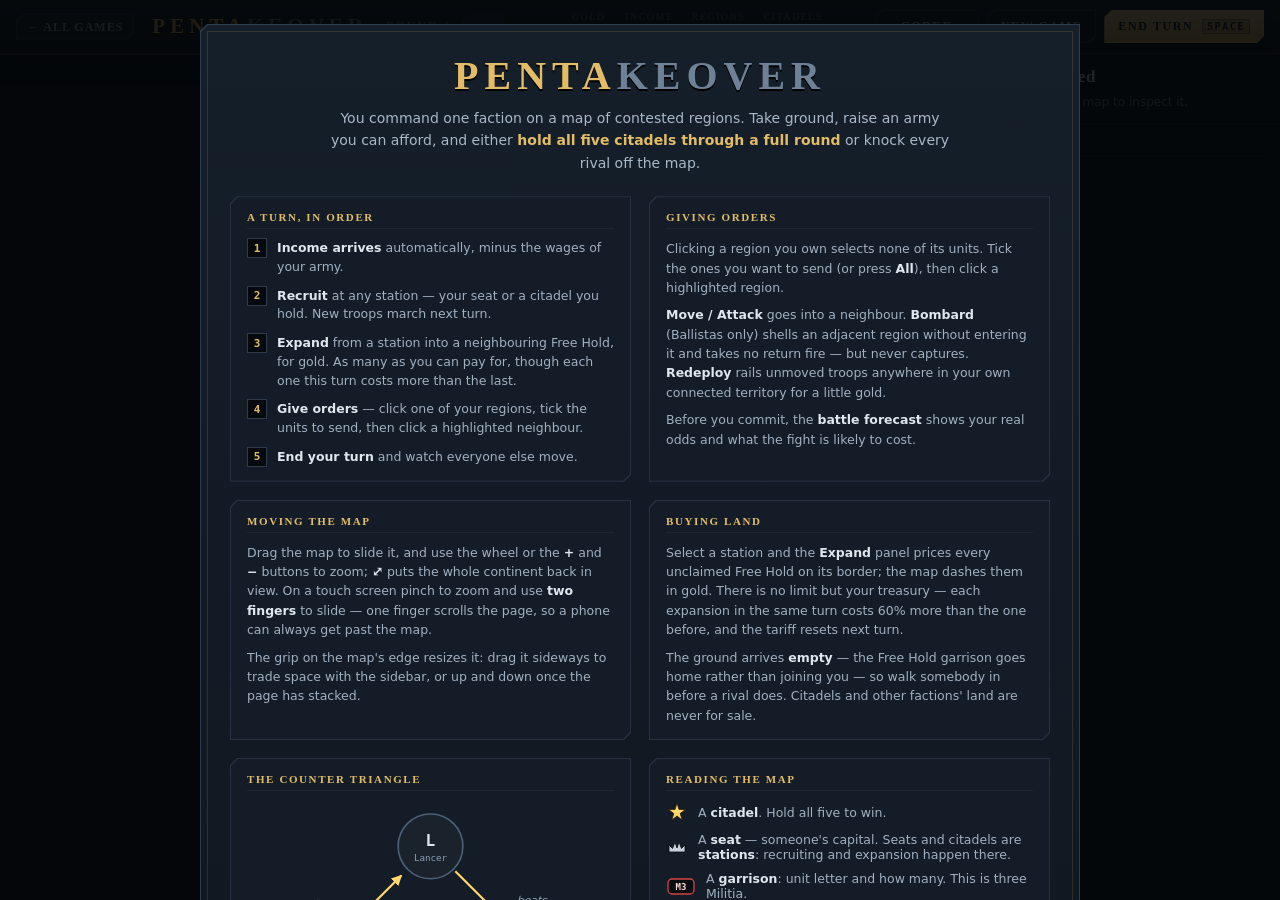
<file: pentakeover/index.html>
<!DOCTYPE html>
<html lang="en">
<head>
<meta charset="utf-8">
<meta name="viewport" content="width=device-width, initial-scale=1">
<meta name="color-scheme" content="dark">
<meta name="theme-color" content="#07090d">
<title>Pentakeover</title>
<link rel="stylesheet" href="style.css">
</head>
<body>

<div id="app">

  <header id="topbar">
    <a class="back" href="../index.html">&larr; All games</a>
    <div class="brand">PENTA<span>KEOVER</span></div>
    <div id="turnInfo" class="turn-info">
      <span id="roundLabel" class="round">Round 1</span>
      <span id="factionChip" class="chip">—</span>
    </div>
    <div id="stats" class="stats">
      <div class="stat"><label>Gold</label><b id="statGold">0</b></div>
      <div class="stat"><label>Income</label><b id="statIncome">0</b></div>
      <div class="stat"><label>Regions</label><b id="statRegions">0</b></div>
      <div class="stat"><label>Citadels</label><b id="statCitadels">0/5</b></div>
    </div>
    <div class="topbtns">
      <button id="btnCodex" class="ghost" type="button">Codex</button>
      <button id="btnNew" class="ghost" type="button">New Game</button>
      <button id="btnEnd" class="primary" type="button">End Turn <kbd>Space</kbd></button>
    </div>
  </header>

  <main id="main">
    <div id="mapWrap">
      <canvas id="map" role="img" aria-label="Pentakeover map of regions held by each faction. Click a region to select it; its details and orders appear in the sidebar."></canvas>
      <div id="banner" class="banner" hidden></div>
      <div id="mapTools" class="map-tools">
        <button id="btnZoomIn" class="maptool" type="button" title="Zoom in" aria-label="Zoom in">+</button>
        <button id="btnZoomOut" class="maptool" type="button" title="Zoom out" aria-label="Zoom out">−</button>
        <button id="btnZoomFit" class="maptool" type="button" title="Fit the whole map" aria-label="Fit the whole map">⤢</button>
      </div>
      <div id="mapHandle" class="map-handle" title="Drag to resize the map"
           role="separator" aria-label="Resize the map" tabindex="0"><span></span></div>
    </div>

    <aside id="sidebar">
      <section id="regionPanel" class="panel">
        <h2 id="regionName">No region selected</h2>
        <p id="regionHint" class="hint">Click a region on the map to inspect it.</p>
        <dl id="regionFacts" class="facts" hidden>
          <div><dt>Owner</dt><dd id="factOwner">—</dd></div>
          <div><dt>Terrain</dt><dd id="factTerrain">—</dd></div>
          <div><dt>Income</dt><dd id="factIncome">—</dd></div>
          <div><dt>Defence</dt><dd id="factDefence">—</dd></div>
        </dl>
      </section>

      <section id="garrisonPanel" class="panel" hidden>
        <h3>Garrison <span id="garrisonCount" class="muted"></span></h3>
        <div id="unitList" class="unit-list"></div>
        <div id="selectionBar" class="selection-bar" hidden>
          <span id="selectionText"></span>
          <div class="selbtns">
            <button id="btnSelectAll" class="tiny" type="button">All</button>
            <button id="btnSelectNone" class="tiny" type="button">None</button>
          </div>
        </div>
        <div id="orderBar" class="order-bar" hidden>
          <button id="btnMove" class="order" type="button">Move / Attack</button>
          <button id="btnBombard" class="order" type="button">Bombard</button>
          <button id="btnRedeploy" class="order" type="button">Redeploy</button>
        </div>
        <p id="orderHint" class="hint" hidden></p>
      </section>

      <section id="forecastPanel" class="panel forecast" hidden>
        <h3>Battle forecast</h3>
        <div class="forecast-row">
          <div class="side att"><label>Attack</label><b id="fcAtt">0</b></div>
          <div class="odds"><b id="fcOdds">—</b><label>win chance</label></div>
          <div class="side def"><label>Defence</label><b id="fcDef">0</b></div>
        </div>
        <div class="fcbar"><span id="fcBarFill"></span></div>
        <p id="fcNote" class="hint"></p>
      </section>

      <section id="recruitPanel" class="panel" hidden>
        <h3>Recruit <span class="muted">— station</span></h3>
        <div id="recruitList" class="recruit-list"></div>
      </section>

      <section id="expandPanel" class="panel" hidden>
        <h3>Expand <span class="muted">— annex a Free Hold</span></h3>
        <div id="expandList" class="recruit-list"></div>
        <p id="expandHint" class="hint"></p>
      </section>

      <section class="panel log-panel">
        <h3>Dispatches</h3>
        <div id="log" class="log"></div>
      </section>
    </aside>
  </main>
</div>

<div id="overlay" class="overlay" hidden>
  <div id="overlayCard" class="overlay-card"></div>
</div>

<script src="units.js"></script>
<script src="map.js"></script>
<script src="game.js"></script>
<script src="ai.js"></script>
<script src="render.js"></script>
<script src="ui.js"></script>
</body>
</html>
</file>
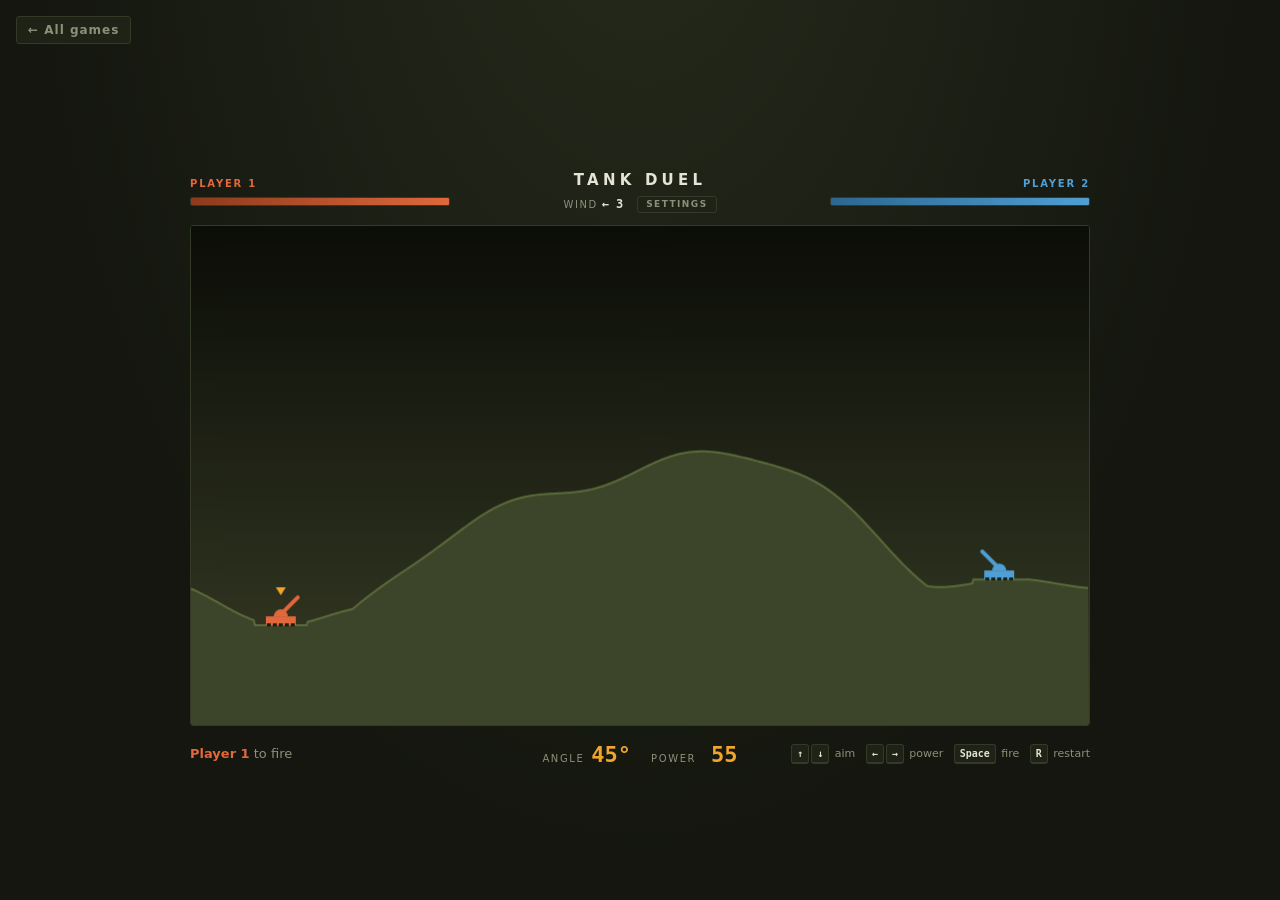
<file: tank-duel/index.html>
<!DOCTYPE html>
<html lang="en">
<head>
<meta charset="UTF-8">
<meta name="viewport" content="width=device-width, initial-scale=1">
<meta name="color-scheme" content="dark">
<meta name="theme-color" content="#23281a">
<title>Tank Duel</title>
<link rel="stylesheet" href="style.css">
</head>
<body>
  <a class="back" href="../index.html">&larr; All games</a>

  <main id="app">
    <header id="bar">
      <div class="side" id="side1">
        <span class="who">Player 1</span>
        <div class="hp"><i id="hp1"></i></div>
      </div>

      <div id="centre">
        <h1>Tank&nbsp;Duel</h1>
        <p id="wind">
          <span class="lbl">Wind</span> <b id="windVal">&mdash;</b>
          <button id="openSettings" type="button" aria-haspopup="dialog">Settings</button>
        </p>
      </div>

      <div class="side right" id="side2">
        <span class="who">Player 2</span>
        <div class="hp"><i id="hp2"></i></div>
      </div>
    </header>

    <div id="play">
    <div id="field">
      <canvas id="canvas" width="900" height="500" role="img" aria-label="Tank Duel battlefield: two tanks either side of a hill. Set angle and power, then fire, using the controls below."></canvas>

      <div id="settings" role="dialog" aria-modal="true" aria-labelledby="setTitle" hidden>
        <h2 id="setTitle">Wind</h2>

        <label class="row">
          <span>Wind on</span>
          <input type="checkbox" id="setWindOn" checked>
        </label>

        <label class="row">
          <span>Strength</span>
          <input type="range" id="setWindMax" min="0" max="25" step="1" value="12">
          <b id="outWindMax">12</b>
        </label>

        <label class="row">
          <span>Shift per turn</span>
          <input type="range" id="setWindStep" min="1" max="12" step="1" value="4">
          <b id="outWindStep">4</b>
        </label>

        <p class="note">
          <b>Strength</b> is the most the wind can ever blow.
          <b>Shift per turn</b> is how far it may move between shots &mdash;
          low and it stays readable, high and every turn is a fresh problem.
        </p>

        <button id="closeSettings" type="button">Done</button>
      </div>

      <div id="overlay" hidden>
        <p id="overlayTitle"></p>
        <p id="overlaySub"></p>
        <button id="again">New match</button>
      </div>
    </div>

    <!-- Touch screens only: the same keys, as buttons. The aim buttons sweep
         while held, exactly like holding the arrow key. -->
    <div id="pad" aria-label="Touch controls">
      <div class="padrow">
        <span class="lbl">Angle</span>
        <button type="button" data-key="ArrowUp" aria-label="Raise the barrel">&#9650;</button>
        <button type="button" data-key="ArrowDown" aria-label="Lower the barrel">&#9660;</button>
      </div>
      <div class="padrow">
        <span class="lbl">Power</span>
        <button type="button" data-key="ArrowLeft" aria-label="Less power">&minus;</button>
        <button type="button" data-key="ArrowRight" aria-label="More power">+</button>
      </div>
      <button type="button" id="padFire">Fire</button>
      <button type="button" id="padNew" class="quiet">New match</button>
    </div>
    </div>

    <footer id="dash">
      <p id="turn"><b id="turnWho">Player 1</b> to fire</p>

      <div class="readouts">
        <span class="read"><span class="lbl">Angle</span> <b id="angleVal">45&deg;</b></span>
        <span class="read"><span class="lbl">Power</span> <b id="powerVal">55</b></span>
      </div>

      <p id="keys">
        <kbd>&uarr;</kbd><kbd>&darr;</kbd> aim &nbsp;
        <kbd>&larr;</kbd><kbd>&rarr;</kbd> power &nbsp;
        <kbd>Space</kbd> fire &nbsp;
        <kbd>R</kbd> restart
      </p>
    </footer>
  </main>

  <script src="game.js"></script>
</body>
</html>
</file>
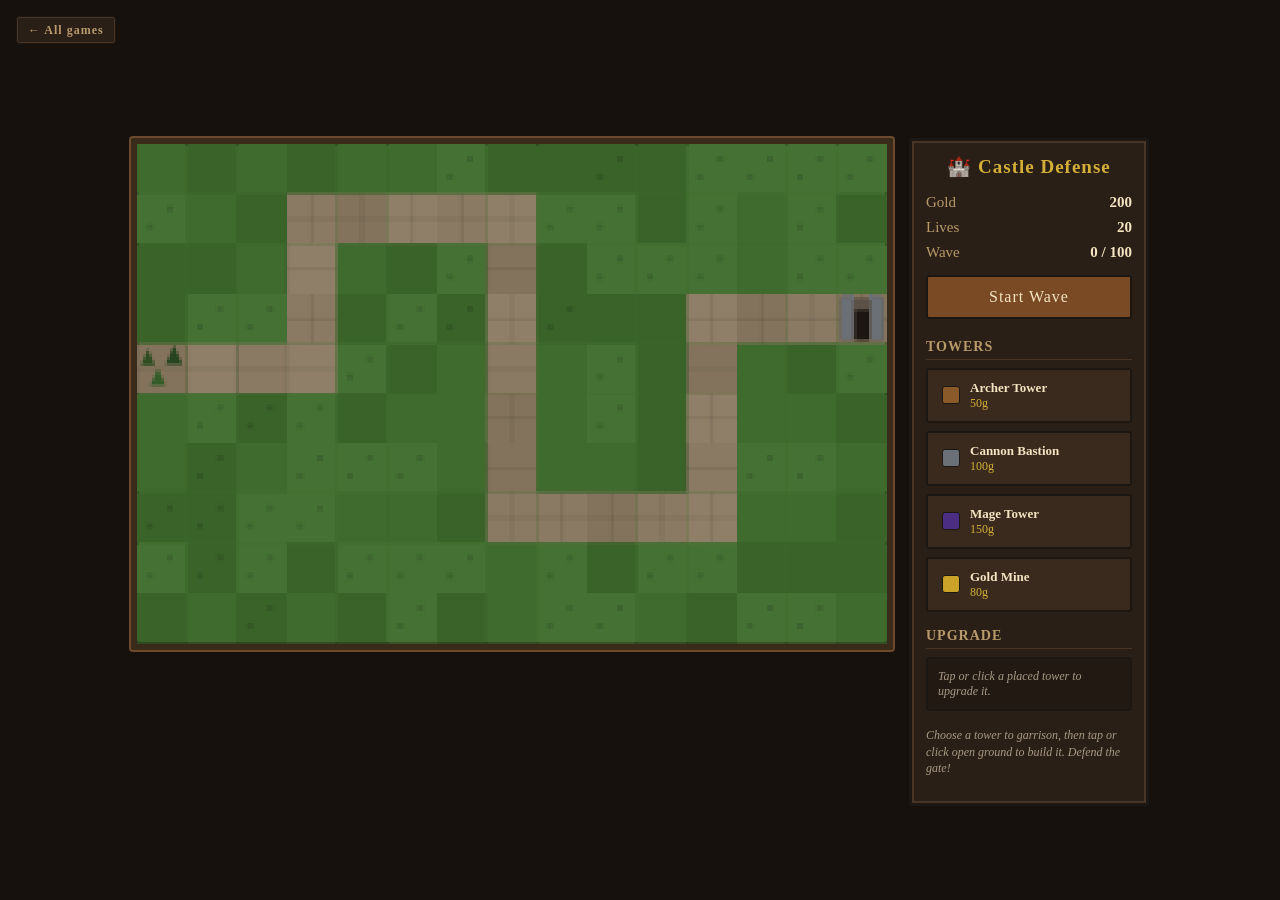
<file: tower-defense/index.html>
<!DOCTYPE html>
<html lang="en">
<head>
<meta charset="UTF-8">
<meta name="viewport" content="width=device-width, initial-scale=1">
<meta name="color-scheme" content="dark">
<meta name="theme-color" content="#16110c">
<title>Castle Defense</title>
<link rel="stylesheet" href="style.css">
</head>
<body>
  <a class="back" href="../index.html">&larr; All games</a>
  <main id="app">
    <p id="landscape-tip">&#10227; Best in landscape &mdash; turn your phone sideways</p>
    <div id="game-area">
      <canvas id="canvas" width="750" height="500" role="img" aria-label="Castle Defense battlefield: the enemy path to your gate and the towers guarding it. Choose a tower in the sidebar, then click open ground to build."></canvas>
      <div id="overlay" class="hidden">
        <div id="overlay-message"></div>
        <button id="restart-btn">Restart</button>
      </div>
    </div>

    <div id="sidebar">
      <h1>&#127984; Castle Defense</h1>

      <div class="stat-row">
        <span class="stat-label">Gold</span>
        <span id="gold-value" class="stat-value">0</span>
      </div>
      <div class="stat-row">
        <span class="stat-label">Lives</span>
        <span id="lives-value" class="stat-value">0</span>
      </div>
      <div class="stat-row">
        <span class="stat-label">Wave</span>
        <span id="wave-value" class="stat-value">0 / 100</span>
      </div>

      <button id="start-wave-btn">Start Wave</button>

      <h2>Towers</h2>
      <div id="tower-list"></div>

      <h2>Upgrade</h2>
      <div id="upgrade-panel">
        <p class="muted">Tap or click a placed tower to upgrade it.</p>
      </div>

      <p id="hint">Choose a tower to garrison, then tap or click open ground to build it. Defend the gate!</p>
    </div>
  </main>

  <script src="game.js"></script>
</body>
</html>
</file>
<file: delve/style.css>
/* Delve — a lantern in a cave.

   Gravity Golf is glass, Castle Defense carved wood, Pentakeover an engraved
   plate, Tank Duel painted steel. This one is wet stone: brown-slate panels,
   a glow-moss green for anything that guides you, and the player's cyan for
   anything that is yours. Everything outside the canvas stays dim so the
   lantern-lit cave is the brightest thing on the page. */

:root {
  --ground: #0a0908;
  --plate: #15130f;
  --edge: #2e2a22;
  --ink: #e6e1d6;
  --muted: #8f877a;
  --moss: #8fdc6a;
  --cyan: #5fe3f0;
  --ember: #f08a3c;
  --hurt: #e0503c;

  --num: ui-monospace, "Cascadia Mono", Consolas, monospace;
}

* { box-sizing: border-box; margin: 0; padding: 0; }

html, body { height: 100%; }

body {
  background: radial-gradient(ellipse at 50% -20%, #1d1a14, var(--ground) 70%);
  color: var(--ink);
  font: 14px/1.5 ui-sans-serif, system-ui, "Segoe UI", Roboto, sans-serif;
  display: flex;
  align-items: center;
  justify-content: center;
  padding: 56px 16px 16px;
  overflow: hidden;
  -webkit-user-select: none;
  user-select: none;
}

/* Back to the landing page. Same corner and size as the other games. */
.back {
  position: fixed;
  top: 16px;
  left: 16px;
  z-index: 20;
  font-size: 12px;
  font-weight: 700;
  line-height: 1;
  letter-spacing: 1px;
  padding: 7px 11px;
  border: 1px solid var(--edge);
  border-radius: 3px;
  background: var(--plate);
  color: var(--muted);
  text-decoration: none;
}

.back:hover, .back:focus-visible { color: var(--moss); border-color: var(--moss); outline: none; }

/* The canvas keeps 960x544 and scales down to whatever the window allows,
   leaving room for the HUD above and the tray below. */
#app {
  width: min(960px, calc(100vw - 32px), calc((100vh - 150px) * 960 / 544));
  display: flex;
  flex-direction: column;
  gap: 8px;
}

#hud {
  display: grid;
  grid-template-columns: 1fr auto 1fr;
  align-items: center;
  gap: 12px;
}

h1 {
  font-size: 18px;
  font-weight: 800;
  letter-spacing: .5em;
  text-transform: uppercase;
  color: var(--moss);
  text-shadow: 0 0 12px #8fdc6a55;
  padding-left: .5em;
}

.lbl {
  font-size: 10px;
  letter-spacing: .18em;
  text-transform: uppercase;
  color: var(--muted);
}

.hp { display: flex; align-items: center; gap: 8px; min-width: 0; }

.track {
  flex: 1;
  max-width: 220px;
  height: 10px;
  background: #241f19;
  border: 1px solid var(--edge);
  border-radius: 2px;
  overflow: hidden;
}

#hpFill {
  display: block;
  height: 100%;
  width: 100%;
  background: linear-gradient(90deg, #3fb7c4, var(--cyan));
  transition: width .15s ease;
}

#hpFill.low { background: linear-gradient(90deg, #a8382a, var(--hurt)); }

.hp b, .stat b { font-family: var(--num); font-size: 14px; color: var(--ink); }

.stats { display: flex; justify-content: flex-end; gap: 16px; flex-wrap: wrap; }

#stage {
  position: relative;
  border: 1px solid var(--edge);
  border-radius: 4px;
  overflow: hidden;
  background: #050404;
  aspect-ratio: 960 / 544;
}

#canvas {
  display: block;
  width: 100%;
  height: 100%;
  cursor: crosshair;
}

#tray {
  display: flex;
  justify-content: space-between;
  gap: 12px;
  min-height: 26px;
  flex-wrap: wrap;
}

#powers, #relics { display: flex; gap: 6px; flex-wrap: wrap; align-items: center; }

.chip {
  font-size: 12px;
  line-height: 1;
  padding: 5px 8px;
  border: 1px solid var(--c, var(--edge));
  border-radius: 3px;
  background: var(--plate);
  color: var(--c, var(--muted));
  white-space: nowrap;
}

.chip b { font-family: var(--num); color: var(--ink); margin-left: 4px; }

.relic { --c: var(--ember); }

/* Overlays: title, relic pick, pause, death and victory share one panel. */
#overlay {
  position: absolute;
  inset: 0;
  display: flex;
  flex-direction: column;
  align-items: center;
  justify-content: center;
  gap: 14px;
  padding: 24px;
  text-align: center;
  background: radial-gradient(ellipse at 50% 40%, #0a0908c0, #050404f2 75%);
}

#overlay[hidden] { display: none; }

#overlay h2 {
  font-size: clamp(26px, 5vw, 44px);
  font-weight: 800;
  letter-spacing: .35em;
  text-transform: uppercase;
  padding-left: .35em;
  color: var(--moss);
  text-shadow: 0 0 18px #8fdc6a66;
}

#overlay h2.bad { color: var(--hurt); text-shadow: 0 0 18px #e0503c66; }
#overlay h2.good { color: var(--cyan); text-shadow: 0 0 18px #5fe3f066; }
#overlay p.paused { margin-top: -10px; font-size: 12px; font-weight: 700; letter-spacing: .3em; text-transform: uppercase; color: var(--ink); }

#overlay p { color: var(--muted); max-width: 560px; }
#overlay p b { color: var(--ink); font-family: var(--num); }

#overlay .keys { font-size: 12px; line-height: 2; }

kbd {
  font-family: var(--num);
  font-size: 11px;
  padding: 1px 5px;
  border: 1px solid var(--edge);
  border-bottom-width: 2px;
  border-radius: 3px;
  background: var(--plate);
  color: var(--ink);
}

#overlay button {
  font: inherit;
  font-weight: 700;
  letter-spacing: .12em;
  text-transform: uppercase;
  padding: 10px 22px;
  border: 1px solid var(--moss);
  border-radius: 3px;
  background: #1b2414;
  color: var(--moss);
  cursor: pointer;
}

#overlay button:hover, #overlay button:focus-visible { background: #26361b; outline: none; }
#overlay button.quiet { border-color: var(--edge); background: var(--plate); color: var(--muted); }

.row { display: flex; gap: 10px; flex-wrap: wrap; justify-content: center; }

/* Relic cards: three across, each a button. */
.relics { display: grid; grid-template-columns: repeat(3, minmax(0, 200px)); gap: 12px; }

#overlay .card {
  display: flex;
  flex-direction: column;
  gap: 6px;
  text-transform: none;
  letter-spacing: 0;
  text-align: left;
  padding: 14px;
  border-color: var(--ember);
  background: #1d150e;
  color: var(--ink);
}

#overlay .card:hover, #overlay .card:focus-visible { background: #2a1d12; }
.card .name { font-weight: 800; color: var(--ember); }
.card .what { font-weight: 400; font-size: 13px; color: var(--muted); }
.card .owned { font-size: 12px; font-weight: 700; color: var(--moss); }
.card kbd { align-self: flex-start; }

@media (max-width: 640px) {
  .relics { grid-template-columns: 1fr; }
  #overlay { gap: 8px; padding: 12px; }
  #overlay .keys { display: none; }
  h1 { display: none; }
  #hud { grid-template-columns: 1fr auto; }
}

/* Phones and tablets. The canvas takes as much of a landscape screen as it
   can: the back link moves beside it, the title and the tray go, and the
   stage swallows touches so dragging a stick never scrolls or zooms. */
#stage { touch-action: none; }
#rotate { display: none; }

@media (pointer: coarse) {
  /* The side padding clears the notch and the home bar when the page runs
     edge to edge (viewport-fit=cover). */
  body { padding: 8px max(8px, env(safe-area-inset-right)) 8px max(8px, env(safe-area-inset-left)); gap: 8px; align-items: flex-start; }
  .back { position: static; flex: none; white-space: nowrap; }
  /* A blank twin of the back link on the right keeps the game centred. It
     gives way first when the screen is too narrow for both. */
  body::after { content: ''; flex: 0 1000 107px; }
  #app { width: auto; flex: 0 1 calc((100vh - 48px) * 960 / 544); flex-basis: calc((100dvh - 48px - env(safe-area-inset-bottom)) * 960 / 544); min-width: 0; gap: 4px; }
  #overlay { overflow-y: auto; justify-content: safe center; }

  /* No room below the canvas, so the powerups float over its top-left corner
     (the pause button has the top-right) and let touches through. They hide
     while a menu is open; relics are listed in the pause menu instead. */
  #app { display: grid; grid-template-columns: minmax(0, 1fr); }
  #stage { grid-row: 2; grid-column: 1; }
  #relics { display: none; }
  #tray {
    grid-row: 2; grid-column: 1;
    align-self: start;
    flex-direction: column;
    justify-content: flex-start;
    gap: 3px;
    min-height: 0;
    margin: 6px;
    max-width: 45%;
    z-index: 1;
    pointer-events: none;
  }
  #powers { gap: 3px; }
  #tray .chip { font-size: 10px; padding: 3px 5px; background: #15130fcc; }
  #app:has(#overlay:not([hidden])) #tray { display: none; }
}

@media (pointer: coarse) and (max-height: 520px) {
  h1 { display: none; }
  #hud { grid-template-columns: 1fr auto; }
  #overlay { gap: 6px; padding: 10px; }
  #overlay h2 { font-size: 24px; }
  #overlay p { font-size: 13px; }
  /* The sticks are labelled on screen and the tutorial teaches them, so the
     title spends its little height on the game, not the controls. */
  #overlay .keys { display: none; }
}

@media (pointer: coarse) and (orientation: portrait) {
  #rotate {
    display: flex;
    position: fixed;
    inset: 0;
    z-index: 30;
    align-items: center;
    justify-content: center;
    padding: 32px;
    text-align: center;
    font-size: 18px;
    font-weight: 700;
    color: var(--moss);
    background: var(--ground);
  }
}

/* Fullscreen on a phone: the back link goes (leaving fullscreen is the way
   out) and the game takes the whole screen less the HUD. */
:fullscreen body { padding: 4px; }
:fullscreen .back, :fullscreen body::after { display: none; }
:fullscreen #app { flex: 0 1 calc((100vh - 36px) * 960 / 544); }

/* Difficulty: one segmented row, the chosen one lit. */
.diffs { display: flex; flex-wrap: wrap; justify-content: center; }
#overlay .diff {
  padding: 6px 12px;
  font-size: 12px;
  border-color: var(--edge);
  border-radius: 0;
  margin-left: -1px;
  background: var(--plate);
  color: var(--muted);
}
#overlay .diff:first-child { border-radius: 3px 0 0 3px; margin-left: 0; }
#overlay .diff:last-child { border-radius: 0 3px 3px 0; }
#overlay .diff[aria-checked="true"] { position: relative; border-color: var(--moss); background: #1b2414; color: var(--moss); }

/* Relics held, listed on the pause screen. */
#overlay .held { display: flex; flex-wrap: wrap; justify-content: center; gap: 6px; max-width: 560px; }
#overlay .held .chip { font-size: 12px; line-height: 1.3; white-space: normal; }

/* Admin panel (?admin only): a dense testing sheet pinned to the right. */
#admin {
  position: fixed;
  top: 0;
  right: 0;
  bottom: 0;
  z-index: 50;
  width: min(300px, 70vw);
  overflow-y: auto;
  padding: 8px 10px 16px;
  background: #0d0c0aee;
  border-left: 1px solid var(--edge);
  font-size: 12px;
  -webkit-user-select: text;
  user-select: text;
}
#admin[hidden] { display: none; }
#admin header { display: flex; justify-content: space-between; align-items: center; color: var(--moss); letter-spacing: .2em; text-transform: uppercase; }
#admin header span { display: flex; gap: 4px; letter-spacing: 0; text-transform: none; }
#admin section { margin-top: 10px; }
#admin h3 { font-size: 10px; font-weight: 700; letter-spacing: .18em; text-transform: uppercase; color: var(--muted); margin-bottom: 4px; }
#admin .btns { display: flex; flex-wrap: wrap; gap: 4px; margin-bottom: 4px; }
#admin button, #admin input {
  font: inherit;
  font-size: 11px;
  padding: 4px 7px;
  border: 1px solid var(--edge);
  border-radius: 3px;
  background: var(--plate);
  color: var(--ink);
}
#admin button { cursor: pointer; }
#admin button:hover { border-color: var(--moss); }
#admin button.on { border-color: var(--moss); background: #1b2414; color: var(--moss); }
#admin input { width: 70px; }
#admin .relicRows { display: grid; grid-template-columns: 1fr auto auto auto; gap: 3px 6px; align-items: center; }
#admin .relicRows b { font-family: var(--num); text-align: right; min-width: 1ch; }
#admin .relicRows button { padding: 2px 8px; }
#admin pre { font-family: var(--num); font-size: 10.5px; line-height: 1.45; white-space: pre-wrap; word-break: break-all; color: var(--muted); }
/* With a mouse there is usually room: the game moves over rather than under. */
@media (pointer: fine) {
  body:has(#admin:not([hidden])) { padding-right: 316px; }
  body:has(#admin:not([hidden])) #app { width: min(960px, calc(100vw - 348px), calc((100vh - 150px) * 960 / 544)); }
}
</file>
<file: pentakeover/style.css>
/* Pentakeover — the war table.
   Castle Defense is carved wood; Gravity Golf is glass. This one is an engraved
   campaign plate: corners notched like a hung banner, hairline double rules,
   small-caps serif titles over a ruled survey ground, and ledger numerals for
   every figure. Steel and gold throughout, so the five faction colours stay the
   loudest thing on screen. */

:root {
  --ground: #080c11;
  --plate: #131c25;
  --plate-hi: #1b2631;
  --edge: #2e3d4c;
  --edge-soft: #1d2833;
  --gold: #e3bc68;
  --gold-hi: #ffdd8e;
  --text: #cfdae6;
  --muted: #7b8b9d;
  --dim: #5d6b7c;
  --warn: #e86a5a;

  --display: Georgia, 'Palatino Linotype', 'Book Antiqua', serif;
  --num: ui-monospace, 'Cascadia Mono', Consolas, monospace;

  /* The house shape: two opposite corners cut away. */
  --notch: 7px;
  --cut: polygon(
    var(--notch) 0, 100% 0,
    100% calc(100% - var(--notch)), calc(100% - var(--notch)) 100%,
    0 100%, 0 var(--notch));
}

* { box-sizing: border-box; }

html, body {
  height: 100%;
  margin: 0;
}

body {
  background: var(--ground);
  color: var(--text);
  font-family: ui-sans-serif, system-ui, 'Segoe UI', Roboto, sans-serif;
  font-size: 14px;
  overflow: hidden;
  /* A click on the war table is a move, not a text drag. Without this the
     browser reads the same gesture as "select text" and paints a blue wash
     across every label you sweep past. */
  -webkit-user-select: none;
  user-select: none;
}

/* The seed box is real text the player types and edits, so selection stays on
   there — it is the one place the blue highlight is wanted. */
input {
  -webkit-user-select: text;
  user-select: text;
}

/* ---------- the plate ----------

   An outlined panel with notched corners. A real border cannot survive the
   clip — it gets sliced off across the diagonals — so the outline is the
   element's own background and the fill is an inset pseudo-element cut to the
   same shape. 1px of outline then shows all the way round, corners included.
   Set --fill for the face and --notch for the size of the cut; recolour
   `background` to change the rim (that is what the hover states do).

   Elements the game colours from JS (.chip, .uglyph, .logline, .banner) stay
   off this system and keep real borders, so those inline colours still land. */
.plate,
button,
.back,
.unit,
.setup-row,
.gsec,
.overlay-card {
  position: relative;
  isolation: isolate;
  border: 0;
  border-radius: 0;
  background: var(--edge);
  clip-path: var(--cut);
}

.plate::before,
button::before,
.back::before,
.unit::before,
.setup-row::before,
.gsec::before,
.overlay-card::before {
  content: "";
  position: absolute;
  inset: 1px;
  z-index: -1;
  background: var(--fill, var(--plate));
  clip-path: var(--cut);
}

#app {
  height: 100%;
  display: grid;
  grid-template-rows: auto 1fr;
}

/* ---------- top bar ---------- */

#topbar {
  display: flex;
  align-items: center;
  flex-wrap: wrap;
  gap: 10px 18px;
  padding: 10px 16px;
  background: linear-gradient(#18222d, #0d141b);
  border-bottom: 1px solid var(--edge);
  /* Engraved gold rule under the header — the one bright line on the chrome. */
  box-shadow: 0 1px 0 rgba(227, 188, 104, 0.22), 0 8px 20px rgba(0, 0, 0, 0.5);
}

/* Back to the landing page. Same corner, size and behaviour as Gravity Golf's
   and Castle Defense's; notched and small-caps so it wears this game's skin.
   It sits inside the top bar rather than pinned to the viewport, which puts it
   in the same corner without overlapping the brand. */
.back {
  --notch: 6px;
  --fill: #19212a;
  font-family: var(--display);
  font-size: 12px;
  font-weight: 700;
  line-height: 1;
  letter-spacing: 1px;
  text-transform: uppercase;
  padding: 7px 11px;
  color: #9fb0c2;
  text-decoration: none;
  white-space: nowrap;
}
.back:hover {
  background: var(--gold);
  color: var(--gold-hi);
}
.back:focus-visible {
  background: var(--gold);
  color: var(--gold-hi);
  outline: 2px solid var(--gold);
  outline-offset: 1px;
}

.brand {
  font-family: var(--display);
  font-size: 21px;
  font-weight: 700;
  letter-spacing: 5px;
  color: var(--gold);
  text-shadow: 0 1px 0 #000;
  white-space: nowrap;
}
.brand span { color: #6f8196; }

.turn-info { display: flex; align-items: center; gap: 10px; }
.round {
  font-family: var(--display);
  color: var(--muted);
  font-size: 12px;
  letter-spacing: 2px;
  text-transform: uppercase;
}
/* The faction chip takes its colour inline, so it stays a solid fill — notched
   by the clip alone, with no outline layer to overwrite. */
.chip {
  --notch: 5px;
  padding: 5px 14px;
  border-radius: 0;
  clip-path: var(--cut);
  font-family: var(--display);
  font-weight: 700;
  font-size: 13px;
  letter-spacing: 1px;
  background: var(--plate-hi);
}

.stats { display: flex; gap: 6px; margin-left: auto; }
.stat {
  /* Equal-width columns, so the numbers sit on a regular grid however wide
     each value happens to render. */
  min-width: 62px;
  padding: 0 6px;
  text-align: right;
  line-height: 1.15;
}
.stat label {
  display: block;
  font-family: var(--display);
  font-size: 10px;
  letter-spacing: 1.5px;
  text-transform: uppercase;
  color: var(--dim);
}
.stat b {
  font-family: var(--num);
  font-size: 17px;
  font-variant-numeric: tabular-nums;
  color: #e8eef5;
}
.stat b.neg { color: var(--warn); }

.topbtns { display: flex; gap: 8px; margin-left: auto; }
.topbtns button { min-width: 104px; text-align: center; }

/* Orders are given in small caps — every button reads as a command. */
button {
  --notch: 6px;
  --fill: linear-gradient(#1e2a35, #151e27);
  font-family: var(--display);
  font-size: 12px;
  font-weight: 700;
  letter-spacing: 1.6px;
  text-transform: uppercase;
  cursor: pointer;
  color: #b9c8d8;
  padding: 9px 14px;
}
/* Hover lights the rim rather than the face, which keeps the label legible. */
button:hover:not(:disabled) {
  background: var(--gold);
  color: var(--gold-hi);
}
button:focus-visible {
  outline: 2px solid var(--gold);
  outline-offset: 1px;
}
button:disabled { opacity: 0.4; cursor: not-allowed; }

button.primary {
  --fill: linear-gradient(#ffdf97, #e0b357);
  background: var(--gold-hi);
  color: #14181d;
}
button.primary:hover:not(:disabled) {
  --fill: linear-gradient(#ffeab5, #eec473);
  background: #fff0c4;
  color: #14181d;
}
button.primary.big { padding: 13px 28px; font-size: 15px; letter-spacing: 2px; }
button.ghost { --fill: #101820; }

kbd {
  font: 600 10px var(--num);
  border: 1px solid rgba(0,0,0,0.3);
  border-radius: 0;
  padding: 1px 4px;
  margin-left: 4px;
  background: rgba(0,0,0,0.12);
}

/* ---------- layout ---------- */

/* Both split sizes are custom properties so the drag handle can write to them
   from JS without touching any other rule: --side-w is the sidebar column on a
   wide screen, --map-h the map's height once the layout stacks. */
#main {
  --side-w: 340px;
  --map-h: 58vh;
  display: grid;
  grid-template-columns: 1fr var(--side-w);
  min-height: 0;
}

#mapWrap { position: relative; min-width: 0; }
/* One finger scrolls the page, which is the only way past a map that fills a
   phone; two fingers pan and pinch the map, and the script handles those. */
#map { display: block; cursor: pointer; touch-action: pan-y; }
#map.dragging { cursor: grabbing; }

/* ---------- map controls ---------- */

.map-tools {
  position: absolute;
  top: 12px;
  right: 16px;
  z-index: 3;
  display: flex;
  flex-direction: column;
  gap: 6px;
}
button.maptool {
  --notch: 5px;
  --fill: rgba(11, 16, 22, 0.88);
  width: 34px;
  height: 34px;
  padding: 0;
  font-size: 16px;
  line-height: 1;
  letter-spacing: 0;
}

/* The split handle. It sits on the map's trailing edge — the right one while
   the sidebar is a column, the bottom one once the layout stacks — and draws a
   short grip rather than a full rule so it never reads as a border. */
.map-handle {
  position: absolute;
  z-index: 4;
  top: 0;
  right: 0;
  bottom: 0;
  width: 10px;
  display: flex;
  align-items: center;
  justify-content: center;
  cursor: col-resize;
  touch-action: none;
}
.map-handle span {
  display: block;
  width: 2px;
  height: 34px;
  background: var(--edge);
  transition: background 0.12s;
}
.map-handle:hover span,
.map-handle:focus-visible span,
.map-handle.dragging span { background: var(--gold); }
.map-handle:focus-visible { outline: none; }

/* Faction colour arrives inline on the border, so this keeps a real one. */
.banner {
  position: absolute;
  top: 14px;
  left: 50%;
  transform: translateX(-50%);
  padding: 8px 18px;
  border: 1px solid var(--gold);
  border-radius: 0;
  background: rgba(8, 12, 17, 0.92);
  box-shadow: inset 0 0 0 1px rgba(0, 0, 0, 0.55), 0 8px 24px rgba(0, 0, 0, 0.55);
  font-family: var(--display);
  font-size: 13px;
  font-weight: 700;
  letter-spacing: 2px;
  text-transform: uppercase;
  pointer-events: none;
}

#sidebar {
  border-left: 1px solid var(--edge);
  /* Faint survey grid — the sidebar reads as the table the map is laid on. */
  background:
    repeating-linear-gradient(0deg, rgba(255,255,255,0.016) 0 1px, transparent 1px 46px),
    repeating-linear-gradient(90deg, rgba(255,255,255,0.016) 0 1px, transparent 1px 46px),
    #0b1119;
  overflow-y: auto;
  display: flex;
  flex-direction: column;
  min-height: 0;
}

.panel {
  padding: 13px 14px;
  border-bottom: 1px solid var(--edge-soft);
}
.panel h2 {
  margin: 0 0 7px;
  font-family: var(--display);
  font-size: 17px;
  letter-spacing: 0.5px;
  color: #e9f0f7;
}
/* Section titles are cartouches: gold small caps over a cut rule. */
.panel h3 {
  margin: 0 0 9px;
  padding-bottom: 5px;
  border-bottom: 1px solid var(--edge-soft);
  font-family: var(--display);
  font-size: 11px;
  letter-spacing: 2px;
  text-transform: uppercase;
  color: var(--gold);
}
.muted { color: var(--dim); font-weight: 400; }
.hint { margin: 6px 0 0; color: #7c8b9d; font-size: 12px; line-height: 1.45; }

.facts { margin: 0; display: grid; grid-template-columns: 1fr 1fr; gap: 6px 10px; }
.facts > div { display: flex; justify-content: space-between; gap: 8px; }
.facts dt {
  font-family: var(--display);
  color: var(--dim);
  font-size: 11px;
  letter-spacing: 1px;
  text-transform: uppercase;
}
.facts dd {
  margin: 0;
  font-family: var(--num);
  font-weight: 700;
  font-size: 12px;
  font-variant-numeric: tabular-nums;
}

/* ---------- garrison ---------- */

.unit-list { display: flex; flex-direction: column; gap: 4px; }

.unit {
  --notch: 6px;
  --fill: #131c25;
  display: grid;
  grid-template-columns: auto 1fr 46px;
  align-items: center;
  gap: 9px;
  padding: 7px 9px;
  background: var(--edge-soft);
}
.unit.mine { cursor: pointer; }
.unit.mine:hover { background: #4d6076; }
.unit.picked { background: var(--gold); --fill: #1f2532; }
.unit.spent { opacity: 0.5; }
.unit b { font-family: var(--display); font-size: 13px; letter-spacing: 0.3px; }
.uinfo { display: flex; flex-direction: column; line-height: 1.25; min-width: 0; }
.uinfo small { color: #7c8b9d; font-size: 11px; font-variant-numeric: tabular-nums; }

/* Owner colour arrives inline on the border, so this keeps a real one — a
   square sigil tile against all the cut corners around it. */
.uglyph {
  width: 25px;
  height: 25px;
  display: grid;
  place-items: center;
  border: 1.5px solid #4d6076;
  border-radius: 0;
  font: 700 12px var(--num);
  background: #06090d;
  box-shadow: inset 0 0 0 1px rgba(255, 255, 255, 0.04);
}

.uhp { height: 5px; border-radius: 0; background: #06090d; overflow: hidden; }
.uhp i { display: block; height: 100%; }

.selection-bar {
  display: flex;
  align-items: center;
  justify-content: space-between;
  margin-top: 9px;
  font-size: 12px;
  color: #9fb0c2;
}
.selbtns { display: flex; gap: 5px; }
button.tiny { --notch: 4px; padding: 4px 9px; font-size: 10px; letter-spacing: 1.2px; }

/* Move / Attack is the long label and the primary order, so it takes the wider
   column. Small caps cost it ~45% of its width, and the sidebar's scrollbar
   takes 16px more whenever the recruit list is up, so the ratio and the type
   size below are both set to clear that worst case without wrapping. */
.order-bar { display: grid; grid-template-columns: 1.45fr 1fr 1fr; gap: 5px; margin-top: 8px; }
button.order { --notch: 5px; padding: 9px 4px; font-size: 10px; letter-spacing: 0.6px; }
button.order.active {
  --fill: linear-gradient(#2a2416, #1d1a11);
  background: var(--gold);
  color: var(--gold-hi);
}

/* ---------- forecast ---------- */

.forecast-row {
  display: grid;
  grid-template-columns: 1fr auto 1fr;
  align-items: center;
  gap: 8px;
  text-align: center;
}
.forecast .side label, .forecast .odds label {
  display: block;
  font-family: var(--display);
  font-size: 10px;
  letter-spacing: 1.5px;
  text-transform: uppercase;
  color: var(--dim);
}
.forecast .side b {
  font-family: var(--num);
  font-size: 18px;
  font-variant-numeric: tabular-nums;
}
.forecast .att b { color: #ff9c86; }
.forecast .def b { color: #86c4ff; }
.forecast .odds b { font-family: var(--num); font-size: 24px; font-weight: 700; }

.fcbar {
  height: 6px;
  border-radius: 0;
  background: #06090d;
  box-shadow: inset 0 0 0 1px rgba(255, 255, 255, 0.05);
  overflow: hidden;
  margin-top: 9px;
}
.fcbar span { display: block; height: 100%; width: 0; background: #6fd98a; transition: width 0.12s; }

/* ---------- recruiting ---------- */

.recruit-list { display: flex; flex-direction: column; gap: 4px; }
.recruit {
  display: grid;
  grid-template-columns: auto 1fr auto;
  align-items: center;
  gap: 9px;
  text-align: left;
  padding: 7px 9px;
  text-transform: none;
  letter-spacing: 0;
}
.rinfo { display: flex; flex-direction: column; line-height: 1.25; }
.rinfo b { font-family: var(--display); font-size: 13px; letter-spacing: 0.3px; }
.rinfo small {
  font-family: ui-sans-serif, system-ui, 'Segoe UI', Roboto, sans-serif;
  color: #7c8b9d;
  font-size: 11px;
  font-variant-numeric: tabular-nums;
}
.rcost {
  font-family: var(--num);
  font-weight: 700;
  color: var(--gold);
  font-variant-numeric: tabular-nums;
}
.recruit.broke .rcost { color: #7c8b9d; }

/* ---------- expansion ---------- */

/* Expansion rows reuse the recruit row, with a gold hairline down the left so
   the two lists never read as one when both panels are open at a station. */
button.recruit.expand { box-shadow: inset 2px 0 0 rgba(232, 195, 90, 0.55); }
button.recruit.expand .uglyph { color: var(--gold); font-weight: 700; }
button.recruit.expand.broke { box-shadow: inset 2px 0 0 rgba(232, 195, 90, 0.2); }

/* ---------- log ---------- */

.log-panel { flex: 1; display: flex; flex-direction: column; min-height: 160px; border-bottom: none; }
.log {
  flex: 1;
  overflow-y: auto;
  display: flex;
  flex-direction: column;
  gap: 0;
  font-size: 12px;
  line-height: 1.4;
}
/* Dispatches are a ruled ledger: no bubbles, just ruled rows behind a colour
   tick for whichever faction filed the report. */
.logline {
  padding: 6px 9px;
  border-left: 3px solid var(--edge);
  border-bottom: 1px solid rgba(255, 255, 255, 0.035);
  border-radius: 0;
  background: transparent;
  color: #a9b7c6;
}
.logline.turn {
  background: rgba(255, 255, 255, 0.04);
  color: #e6edf4;
  font-family: var(--display);
  font-weight: 700;
  letter-spacing: 0.6px;
}
.logline.good { color: #a8e6bc; }
.logline.bad  { color: #f0b0a6; }
.logline.win  {
  background: rgba(227, 188, 104, 0.14);
  color: var(--gold-hi);
  font-family: var(--display);
  font-weight: 700;
  letter-spacing: 0.6px;
}
.logline.system { color: #8ca0b6; font-family: var(--display); font-style: italic; }

/* ---------- overlay ---------- */

/* An author `display` beats the UA stylesheet's rule for [hidden], so every
   element toggled with .hidden needs this said explicitly. */
[hidden] { display: none !important; }

.overlay {
  position: fixed;
  inset: 0;
  background: rgba(4, 6, 9, 0.88);
  display: grid;
  place-items: center;
  padding: 24px;
  overflow-y: auto;
  z-index: 40;
}
.overlay-card {
  --notch: 16px;
  --fill: linear-gradient(#151f2a, #0d141c);
  width: min(880px, 100%);
  padding: 28px 30px;
  /* drop-shadow rather than box-shadow, so the shadow follows the cut corners
     instead of the untouched box. */
  filter: drop-shadow(0 20px 46px rgba(0, 0, 0, 0.65));
}
/* The printed inner rule of a plate. Left square inside the notched card on
   purpose — the two shapes reading against each other is the whole look. */
.overlay-card::after {
  content: "";
  position: absolute;
  inset: 7px;
  z-index: -1;
  border: 1px solid rgba(227, 188, 104, 0.15);
  pointer-events: none;
}

.ovtitle {
  margin: 0 0 8px;
  font-family: var(--display);
  font-size: 40px;
  letter-spacing: 6px;
  color: var(--gold);
  text-align: center;
  text-shadow: 0 2px 0 #000;
}
.ovtitle span { color: #6f8196; }
.ovtitle.small { font-size: 26px; letter-spacing: 3px; }
.ovlead { margin: 0 0 20px; text-align: center; color: #a9b8c8; line-height: 1.6; }
.ovsub { margin: -12px 0 20px; text-align: center; color: var(--dim); font-size: 12px; }
.ovwarn { margin: 12px 0 0; text-align: center; color: #f0b0a6; }
.ovbtns { display: flex; justify-content: center; gap: 10px; margin-top: 22px; }

.ovback { margin: 16px 0 0; text-align: center; font-size: 12px; }
.ovback a {
  font-family: var(--display);
  letter-spacing: 1px;
  text-transform: uppercase;
  color: var(--dim);
  text-decoration: none;
}
.ovback a:hover, .ovback a:focus-visible { color: var(--gold); }

.setup { display: flex; flex-direction: column; gap: 7px; }
.setup-row {
  --notch: 8px;
  --fill: #141d27;
  display: grid;
  grid-template-columns: 16px 1fr 130px 120px;
  align-items: center;
  gap: 11px;
  padding: 10px 12px;
  background: #253040;
}
.setup-row.off { opacity: 0.45; }
.swatch { width: 14px; height: 14px; border-radius: 0; box-shadow: inset 0 0 0 1px rgba(0, 0, 0, 0.5); }
.fname { font-family: var(--display); font-size: 15px; font-weight: 700; letter-spacing: 0.4px; }

/* Form controls cannot carry a pseudo-element fill, so they stay square —
   which reads as the same drawing-board language next to the cut plates. */
select, input[type=text] {
  font: inherit;
  padding: 7px 9px;
  border-radius: 0;
  border: 1px solid var(--edge);
  background: #0a1017;
  color: var(--text);
  width: 100%;
}
select:focus-visible, input[type=text]:focus-visible {
  border-color: var(--gold);
  outline: 2px solid var(--gold);
  outline-offset: 1px;
}
select:disabled { opacity: 0.4; }

.setup-opts {
  display: flex;
  gap: 16px;
  margin-top: 14px;
  justify-content: center;
  align-items: center;
}
.setup-opts label {
  display: flex;
  align-items: center;
  gap: 8px;
  font-family: var(--display);
  font-size: 11px;
  letter-spacing: 1.4px;
  text-transform: uppercase;
  color: var(--muted);
}
.setup-opts input { width: 130px; }
.setup-opts select { width: 130px; }

/* ---------- codex ---------- */

.codex { width: 100%; border-collapse: collapse; font-size: 12.5px; }
.codex th {
  text-align: left;
  padding: 7px 8px;
  font-family: var(--display);
  font-size: 10px;
  letter-spacing: 1.5px;
  text-transform: uppercase;
  color: var(--gold);
  border-bottom: 1px solid var(--edge);
}
.codex td {
  padding: 9px 8px;
  border-bottom: 1px solid var(--edge-soft);
  vertical-align: top;
  font-family: var(--num);
  font-variant-numeric: tabular-nums;
}
.codex .uname {
  display: flex;
  align-items: center;
  gap: 8px;
  font-family: var(--display);
  font-size: 13px;
  font-weight: 700;
  white-space: nowrap;
}
.codex .ctr { color: var(--gold); white-space: nowrap; }
.codex .ublurb {
  font-family: ui-sans-serif, system-ui, 'Segoe UI', Roboto, sans-serif;
  color: #93a3b5;
  line-height: 1.45;
  min-width: 240px;
  font-variant-numeric: normal;
}

.codex-notes {
  display: grid;
  grid-template-columns: repeat(auto-fit, minmax(240px, 1fr));
  gap: 14px;
  margin-top: 20px;
}
.codex-notes h3 {
  margin: 0 0 4px;
  font-family: var(--display);
  font-size: 11px;
  letter-spacing: 1.6px;
  text-transform: uppercase;
  color: var(--gold);
}
.codex-notes p { margin: 0; font-size: 12.5px; line-height: 1.5; color: #a1b0c1; }
.codex-notes b { color: #dfe6ee; }

/* ---------- narrow screens ---------- */

@media (max-width: 900px) {
  body { overflow: auto; }
  #app { height: auto; min-height: 100%; }
  /* Stacked the two panes are rows, and they must hug their content: stretched
     to fill a tall viewport they leave a band of nothing between the map and
     the sidebar. */
  #main { grid-template-columns: 1fr; grid-template-rows: auto auto; align-content: start; }
  #mapWrap { height: var(--map-h); }
  /* The page itself is the scroller at this width. A second scroller nested
     inside it is a trap for a thumb, so the sidebar simply runs on and the
     dispatches get a ceiling instead of a pane of their own. */
  #sidebar {
    border-left: none;
    border-top: 1px solid var(--edge);
    overflow-y: visible;
  }
  .log-panel { flex: none; min-height: 0; }
  .log { max-height: 44vh; }

  /* Stacked, the handle moves to the map's bottom edge and resizes its height. */
  .map-handle {
    top: auto;
    left: 0;
    right: 0;
    bottom: 0;
    width: auto;
    height: 14px;
    cursor: row-resize;
  }
  .map-handle span { width: 44px; height: 2px; }
  /* No physical keyboard at this size, and dropping the hint makes all three
     top-bar buttons exactly the same width. */
  .topbtns kbd { display: none; }
  /* Stats and buttons both keep their auto left margin here, so when the bar
     wraps the two rows end on the same right edge instead of one row hugging
     left and the other hugging right. */
  .codex { display: block; overflow-x: auto; }
}

/* ---------- how to play ---------- */

.guide-lead {
  margin: 0 auto 22px;
  max-width: 620px;
  text-align: center;
  color: #a9b8c8;
  line-height: 1.6;
}
.guide-lead b { color: var(--gold); }

.guide {
  display: grid;
  grid-template-columns: repeat(auto-fit, minmax(270px, 1fr));
  gap: 18px;
}

.gsec {
  --notch: 10px;
  --fill: #141d27;
  padding: 15px 17px;
  background: #253040;
}
.gsec h2 {
  margin: 0 0 10px;
  padding-bottom: 5px;
  border-bottom: 1px solid var(--edge-soft);
  font-family: var(--display);
  font-size: 11px;
  letter-spacing: 1.6px;
  text-transform: uppercase;
  color: var(--gold);
}
.gsec p { margin: 0 0 8px; font-size: 12.5px; line-height: 1.55; color: #a1b0c1; }
.gsec p:last-child { margin-bottom: 0; }
.gsec b { color: #dfe6ee; }

/* Numbered turn sequence. */
.steps { margin: 0; padding: 0; list-style: none; counter-reset: step; }
.steps li {
  counter-increment: step;
  position: relative;
  padding: 0 0 10px 30px;
  font-size: 12.5px;
  line-height: 1.5;
  color: #a1b0c1;
}
.steps li:last-child { padding-bottom: 0; }
.steps li::before {
  content: counter(step);
  position: absolute;
  left: 0;
  top: -1px;
  width: 20px;
  height: 20px;
  display: grid;
  place-items: center;
  border-radius: 0;
  background: #06090d;
  box-shadow: inset 0 0 0 1px var(--edge);
  color: var(--gold);
  font: 700 11px var(--num);
}

/* Map legend — the same marks the canvas draws. */
.legend { display: flex; flex-direction: column; gap: 9px; }
.legend-row { display: flex; align-items: center; gap: 10px; font-size: 12.5px; color: #a1b0c1; }
.legend-row svg { flex: none; }
.legend-row b { color: #dfe6ee; }

.tri { display: block; margin: 0 auto; max-width: 100%; height: auto; }

.keys { display: flex; flex-wrap: wrap; gap: 6px 14px; margin: 0; font-size: 12.5px; color: #a1b0c1; }
.keys span { display: inline-flex; align-items: center; gap: 6px; }
.keys kbd {
  margin-left: 0;
  border-color: var(--edge);
  background: #0a1017;
  color: #cfdae6;
  font-size: 10px;
  padding: 2px 5px;
}

/* ---------- phones ---------- */

@media (max-width: 560px) {
  .overlay { padding: 14px; }
  .overlay-card { padding: 22px 18px; }

  /* Thumb-sized zoom controls, and the map keeps a floor so it never collapses
     to a sliver on a short phone. */
  #main { --map-h: 52vh; }
  .map-tools { top: 10px; right: 10px; gap: 8px; }
  button.maptool { width: 44px; height: 44px; font-size: 18px; }
  /* A 44px grab area centred on the map's bottom edge: half over the map,
     half over the sidebar's heading, so it costs the map no tappable strip.
     The grip itself is still the short 2px line. */
  .map-handle { height: 44px; bottom: -22px; }

  /* Small caps run wider than the sentence case this bar used to hold, and a
     104px floor plus the 18px flex gap no longer leaves three labels room for
     one line each. Let them share the row evenly instead. */
  .topbtns { gap: 6px; width: 100%; }
  .topbtns button { min-width: 0; flex: 1; padding: 9px 6px; letter-spacing: 1px; min-height: 44px; }
  /* 44px tap targets: the back link and the overlay's own buttons. */
  .back { display: inline-flex; align-items: center; min-height: 44px; }
  .ovbtns button { min-height: 44px; }

  .ovtitle { font-size: 28px; letter-spacing: 3px; }
  .ovtitle.small { font-size: 21px; letter-spacing: 2px; }

  /* Four columns do not fit a phone. Name on its own line, the two dropdowns
     side by side beneath it, so every row is the same two-line block. */
  .setup-row { grid-template-columns: 14px 1fr 1fr; gap: 8px 10px; }
  .setup-row .fname { grid-column: 2 / -1; }
  .setup-row .role  { grid-column: 2; }
  .setup-row .diff  { grid-column: 3; }

  .setup-opts { flex-direction: column; align-items: stretch; gap: 10px; }
  .setup-opts label { justify-content: space-between; }
  .setup-opts input, .setup-opts select { width: 160px; }

  .ovbtns { flex-direction: column-reverse; }
  .ovbtns button { width: 100%; }
}

/* A phone held sideways: too narrow for the desktop's 900px but far too short
   to stack, which would push the region panel off the bottom of the screen.
   Keep the map and the sidebar side by side, as on a desktop, with a thinner
   sidebar and a one-row top bar. Placed last so it wins over both blocks above,
   and ui.js treats this case as not stacked to match. */
@media (orientation: landscape) and (max-height: 560px) {
  body { overflow: hidden; }
  #app { height: 100%; }
  #main { --side-w: clamp(236px, 36vw, 280px); grid-template-columns: 1fr var(--side-w); grid-template-rows: none; align-content: stretch; }
  #mapWrap { height: auto; }
  #sidebar { border-top: none; border-left: 1px solid var(--edge); overflow-y: auto; }
  .log { max-height: none; }

  .map-handle { top: 0; bottom: 0; left: auto; right: 0; width: 14px; height: auto; cursor: col-resize; }
  .map-handle span { width: 2px; height: 34px; }
  .map-tools { top: 8px; right: 16px; gap: 6px; }
  button.maptool { width: 38px; height: 38px; font-size: 17px; }

  /* Two tight rows: back link, turn and stats, then the three orders sharing
     the second row evenly so End Turn is never pushed off the edge. */
  #topbar { gap: 4px 10px; padding: 4px 10px; }
  .brand { display: none; }
  .turn-info { white-space: nowrap; }
  .chip { padding: 3px 10px; font-size: 12px; white-space: nowrap; }
  .stats { gap: 0; }
  .stat { min-width: 52px; padding: 0 4px; }
  .stat label { font-size: 9px; letter-spacing: 1px; }
  .stat b { font-size: 15px; }
  .topbtns { gap: 6px; width: 100%; margin-left: 0; }
  .topbtns button { min-width: 0; flex: 1; padding: 6px; letter-spacing: 1px; }
}

/* Testing tools: an engraved sheet pinned to the right. */
#btnAdmin[hidden] { display: none; }

#admin {
  position: fixed;
  top: 0;
  right: 0;
  bottom: 0;
  z-index: 60;
  width: min(310px, 72vw);
  overflow-y: auto;
  padding: 8px 10px 16px;
  background: #0b1118f2;
  border-left: 1px solid var(--edge);
  color: var(--text);
  font-size: 12px;
}
#admin[hidden] { display: none; }
#admin header { display: flex; justify-content: space-between; align-items: center; font-family: var(--display); color: var(--gold); letter-spacing: 3px; text-transform: uppercase; }
#admin header span { display: flex; gap: 4px; letter-spacing: 0; text-transform: none; }
#admin section { margin-top: 10px; }
#admin h3 { margin: 0 0 4px; font-family: var(--display); font-size: 11px; font-weight: normal; letter-spacing: 2px; text-transform: uppercase; color: var(--muted); }
#admin .btns { display: flex; flex-wrap: wrap; gap: 4px; margin-bottom: 4px; }
#admin .note { margin: 0 0 4px; color: var(--muted); }
#admin button, #admin input, #admin select {
  font: inherit;
  font-size: 12px;
  padding: 4px 7px;
  min-width: 0;
  border: 1px solid var(--edge);
  border-radius: 2px;
  background: var(--plate);
  color: var(--text);
  clip-path: none;
}
#admin button { cursor: pointer; }
#admin button:hover { border-color: var(--gold); }
#admin button.on { border-color: var(--gold); background: #2a2414; color: var(--gold-hi); }
#admin input { width: 64px; }
#admin select { max-width: 150px; }
#admin pre { margin: 0; font-family: var(--num); font-size: 10.5px; line-height: 1.45; white-space: pre-wrap; color: var(--muted); }

@media (pointer: fine) {
  body:has(#admin:not([hidden])) #app { margin-right: 310px; }
}
</file>
<file: tank-duel/style.css>
/* Tank Duel — dusk over a dug-up field.

   Gravity Golf is glass, Castle Defense is carved wood, Pentakeover is an
   engraved campaign plate. This one is painted steel: olive and rust, stencil
   capitals, and ledger numerals for the two figures that decide every shot.
   The readouts are deliberately the loudest thing outside the canvas, because
   angle and power are the whole game. */

:root {
  --ground: #14160f;
  --plate: #1e2217;
  --edge: #343a28;
  --ink: #e4e3d4;
  --muted: #8d9079;
  --amber: #f0a52c;
  --p1: #e0683c;
  --p2: #4f9fd4;

  --num: ui-monospace, "Cascadia Mono", Consolas, monospace;
}

* { box-sizing: border-box; margin: 0; padding: 0; }

html, body { height: 100%; }

body {
  background: radial-gradient(ellipse at 50% -20%, #262b1c, var(--ground) 70%);
  color: var(--ink);
  font: 14px/1.5 ui-sans-serif, system-ui, "Segoe UI", Roboto, sans-serif;
  display: flex;
  align-items: center;
  justify-content: center;
  padding: 56px 16px 16px;
  overflow: hidden;
  /* A click on the field is a game move, not a text drag. Without this the
     browser paints a blue selection over the readouts as you play. */
  -webkit-user-select: none;
  user-select: none;
}

/* Back to the landing page. Same corner and size as the other three games. */
.back {
  position: fixed;
  top: 16px;
  left: 16px;
  z-index: 20;
  font-size: 12px;
  font-weight: 700;
  line-height: 1;
  letter-spacing: 1px;
  padding: 7px 11px;
  border: 1px solid var(--edge);
  border-radius: 3px;
  background: var(--plate);
  color: var(--muted);
  text-decoration: none;
}

.back:hover, .back:focus-visible {
  color: var(--amber);
  outline: 2px solid var(--amber);
  outline-offset: 1px;
}

#app {
  width: min(900px, 100%);
  display: flex;
  flex-direction: column;
  gap: 12px;
}

/* ---------- top bar: the two health tracks ---------- */

#bar {
  display: grid;
  grid-template-columns: 1fr auto 1fr;
  align-items: center;
  gap: 16px;
}

.side { display: flex; flex-direction: column; gap: 6px; }
.side.right { align-items: flex-end; }

.who {
  font-size: 10px;
  font-weight: 700;
  letter-spacing: .18em;
  text-transform: uppercase;
  color: var(--muted);
}

#side1 .who { color: var(--p1); }
#side2 .who { color: var(--p2); }

/* The track is a fixed rail; the <i> inside is the remaining health. */
.hp {
  width: 100%;
  max-width: 260px;
  height: 9px;
  border: 1px solid var(--edge);
  border-radius: 2px;
  background: #0e100a;
  overflow: hidden;
}

.hp i {
  display: block;
  height: 100%;
  width: 100%;
  transition: width .25s ease;
}

#hp1 { background: linear-gradient(90deg, #8c3a1c, var(--p1)); }
#hp2 { background: linear-gradient(90deg, #2c6690, var(--p2)); }

#centre { text-align: center; }

h1 {
  font-size: 15px;
  font-weight: 700;
  letter-spacing: .28em;
  text-transform: uppercase;
  white-space: nowrap;
}

#wind { margin-top: 3px; font-size: 12px; color: var(--muted); }
#wind b { font-family: var(--num); color: var(--ink); }

.lbl {
  font-size: 10px;
  letter-spacing: .16em;
  text-transform: uppercase;
  color: var(--muted);
}

/* ---------- the field ---------- */

#field { position: relative; }

canvas {
  display: block;
  width: 100%;
  height: auto;
  border: 1px solid var(--edge);
  border-radius: 3px;
  background: #0b0d07;
  touch-action: none;
}

/* ---------- settings ---------- */

/* The way in sits beside the wind reading, because that is all it changes. */
#openSettings {
  margin: 0 0 0 10px;
  padding: 3px 8px;
  font-size: 9px;
  letter-spacing: .16em;
  color: var(--muted);
  background: var(--plate);
  border: 1px solid var(--edge);
  vertical-align: 1px;
}

#openSettings:hover, #openSettings:focus-visible {
  color: var(--amber);
  background: var(--plate);
  outline: 2px solid var(--amber);
  outline-offset: 1px;
}

#settings {
  position: absolute;
  inset: 0;
  display: flex;
  flex-direction: column;
  align-items: stretch;
  justify-content: center;
  gap: 14px;
  padding: clamp(20px, 6vw, 56px);
  background: #0b0d07f2;
  border-radius: 3px;
}

#settings[hidden] { display: none; }

#settings h2 {
  font-size: 13px;
  font-weight: 700;
  letter-spacing: .24em;
  text-transform: uppercase;
  color: var(--muted);
  text-align: center;
}

/* Label, control, read-out — the number column is fixed so the sliders line
   up with each other however many digits the value has. */
.row {
  display: grid;
  grid-template-columns: 9em 1fr 2.5em;
  align-items: center;
  gap: 14px;
  max-width: 460px;
  width: 100%;
  margin: 0 auto;
}

.row > span { font-size: 13px; color: var(--ink); }

.row b {
  font-family: var(--num);
  font-size: 16px;
  color: var(--amber);
  text-align: right;
}

.row input[type="range"] {
  width: 100%;
  accent-color: var(--amber);
  background: transparent;
}

.row input[type="checkbox"] {
  width: 17px;
  height: 17px;
  accent-color: var(--amber);
  justify-self: start;
}

/* A disabled row should read as switched off, not broken. */
.row.off > span, .row.off b { opacity: .4; }
.row.off input { opacity: .4; cursor: not-allowed; }

#settings .note {
  max-width: 460px;
  margin: 0 auto;
  font-size: 11px;
  line-height: 1.6;
  color: var(--muted);
  text-align: center;
}

#settings .note b { color: var(--ink); font-weight: 600; }

#settings button#closeSettings { align-self: center; }

#overlay {
  position: absolute;
  inset: 0;
  display: flex;
  flex-direction: column;
  align-items: center;
  justify-content: center;
  gap: 10px;
  background: #0b0d07d9;
  border-radius: 3px;
}

#overlay[hidden] { display: none; }

#overlayTitle {
  font-size: 26px;
  font-weight: 700;
  letter-spacing: .1em;
  text-transform: uppercase;
}

#overlaySub { color: var(--muted); }

button {
  margin-top: 6px;
  font: 700 12px/1 ui-sans-serif, system-ui, sans-serif;
  letter-spacing: .14em;
  text-transform: uppercase;
  color: var(--ground);
  background: var(--amber);
  border: 0;
  border-radius: 3px;
  padding: 10px 18px;
  cursor: pointer;
}

button:hover, button:focus-visible {
  background: var(--p1);
  color: var(--ink);
  outline: 2px solid var(--amber);
  outline-offset: 2px;
}

/* ---------- bottom dash: whose turn, the two numbers, the keys ---------- */

#dash {
  display: grid;
  grid-template-columns: 1fr auto 1fr;
  align-items: center;
  gap: 16px;
}

#turn { font-size: 13px; color: var(--muted); }
#turn b { color: var(--ink); }

.readouts { display: flex; gap: 20px; }

.read { display: flex; align-items: baseline; gap: 7px; }

.read b {
  font-family: var(--num);
  font-size: 22px;
  font-weight: 700;
  color: var(--amber);
  min-width: 2.6ch;
  text-align: right;
}

#keys { text-align: right; font-size: 11px; color: var(--muted); }

kbd {
  font: 600 10px/1 var(--num);
  border: 1px solid var(--edge);
  border-bottom-width: 2px;
  border-radius: 3px;
  padding: 3px 5px;
  margin-right: 2px;
  color: var(--ink);
  background: var(--plate);
}

/* Stack the three dash columns once they stop fitting side by side. */
@media (max-width: 760px) {
  #dash, #bar { grid-template-columns: 1fr; justify-items: center; }
  .side.right { align-items: center; }
  #keys, #turn { text-align: center; }
}

/* ---------- touch pad ---------- */

/* Touch screens get the keys as buttons. The pad sits beside the field on a
   phone held sideways and below it when held upright; desktop never sees it. */
#pad { display: none; }

@media (pointer: coarse) {
  body { touch-action: manipulation; }
  #keys { display: none; }

  #pad {
    display: grid;
    grid-template-columns: 1fr 1fr auto auto;
    gap: 8px;
    margin-top: 10px;
    align-items: stretch;
    -webkit-user-select: none;
    user-select: none;
  }
  .padrow {
    display: grid;
    grid-template-columns: auto 1fr 1fr;
    align-items: center;
    gap: 6px;
  }
  #pad button {
    min-height: 48px;
    font: 700 18px/1 ui-sans-serif, system-ui, sans-serif;
    color: var(--ink);
    background: var(--plate);
    border: 1px solid var(--edge);
    border-radius: 3px;
    touch-action: none;
  }
  #pad button.down { background: #2d3322; border-color: var(--amber); color: var(--amber); }
  #padFire {
    padding: 0 22px;
    letter-spacing: .14em;
    text-transform: uppercase;
    background: var(--amber) !important;
    border-color: #a86f12 !important;
    color: #1b1406 !important;
  }
  #padNew { padding: 0 12px; font-size: 12px !important; letter-spacing: .1em; text-transform: uppercase; color: var(--muted) !important; }
}

/* Upright phone: the turn and readouts sit right above the buttons that
   change them, then the aim rows, then Fire and New match. */
@media (pointer: coarse) and (max-width: 560px) {
  #play { display: contents; }
  #dash { order: 1; }
  #pad { order: 2; grid-template-columns: 1fr 1fr; margin-top: 0; }
  #padFire { min-height: 56px; }
}

/* A phone on its side: the field as large as the screen allows, and a
   column beside it holding the turn, the two readouts and the pad, with the
   back link at its top. The wrapper around field and pad steps aside
   (display: contents) so both join the page grid directly. */
@media (pointer: coarse) and (orientation: landscape) and (max-height: 560px) {
  body { padding: 6px; align-items: flex-start; }
  .back { top: 6px; left: auto; right: 6px; width: 140px; text-align: center; padding: 6px 4px; }
  #app {
    width: auto;
    display: grid;
    grid-template-columns: auto 140px;
    grid-template-rows: auto auto 1fr;
    grid-template-areas: "bar back" "field dash" "field pad";
    gap: 4px 8px;
  }
  #play { display: contents; }
  #bar { grid-area: bar; gap: 8px; grid-template-columns: 1fr auto 1fr; justify-items: stretch; }
  .side.right { align-items: flex-end; }
  /* The title stays, small, on the same line as the wind reading. */
  #centre { display: flex; align-items: center; gap: 10px; white-space: nowrap; }
  h1 { font-size: 11px; letter-spacing: .2em; }
  #wind { margin-top: 0; }
  #field { grid-area: field; width: min(calc((100vh - 60px) * 900 / 500), calc(100vw - 160px)); }

  #dash { grid-area: dash; display: flex; flex-direction: column; align-items: center; gap: 2px; margin: 0; padding: 4px 0; }
  #turn { font-size: 12px; text-align: center; }
  .readouts { flex-direction: column; gap: 0; align-items: center; }
  .read b { font-size: 18px; }

  #pad { grid-area: pad; margin-top: 0; grid-template-columns: 1fr; gap: 6px; align-content: start; }
  .padrow { grid-template-columns: 40px 1fr 1fr; gap: 4px; }
  .padrow .lbl { font-size: 9px; letter-spacing: .08em; }
  #pad button { min-height: 40px; }
  #padFire { min-height: 50px; }
  #padNew { min-height: 30px !important; }
}

/* ---------- testing tools ---------- */

#openAdmin {
  margin: 0 0 0 6px;
  padding: 3px 8px;
  font-size: 9px;
  letter-spacing: .16em;
  text-transform: uppercase;
  color: var(--amber);
  background: var(--plate);
  border: 1px solid var(--edge);
  vertical-align: 1px;
  cursor: pointer;
}
#openAdmin[hidden] { display: none; }

#admin {
  position: fixed;
  top: 0;
  right: 0;
  bottom: 0;
  z-index: 50;
  width: min(300px, 70vw);
  overflow-y: auto;
  padding: 8px 10px 16px;
  background: #11130cf2;
  border-left: 1px solid var(--edge);
  color: var(--ink);
  font-size: 12px;
}
#admin[hidden] { display: none; }
#admin header { display: flex; justify-content: space-between; align-items: center; color: var(--amber); letter-spacing: .2em; text-transform: uppercase; }
#admin header span { display: flex; gap: 4px; letter-spacing: 0; text-transform: none; }
#admin section { margin-top: 10px; }
#admin h3 { margin: 0 0 4px; font-size: 10px; letter-spacing: .16em; text-transform: uppercase; color: var(--muted); }
#admin .btns { display: flex; flex-wrap: wrap; align-items: center; gap: 4px; margin-bottom: 4px; }
#admin .who { width: 22px; font-weight: 700; }
#admin .who.p1 { color: var(--p1); }
#admin .who.p2 { color: var(--p2); }
#admin button, #admin input {
  font: inherit;
  font-size: 12px;
  padding: 4px 7px;
  border: 1px solid var(--edge);
  border-radius: 3px;
  background: var(--plate);
  color: var(--ink);
  letter-spacing: 0;
  text-transform: none;
}
#admin button { cursor: pointer; }
#admin button:hover { border-color: var(--amber); }
#admin button.on { border-color: var(--amber); background: #2d3322; color: var(--amber); }
#admin input { width: 64px; }
#admin pre { margin: 0; font-family: var(--num); font-size: 10.5px; line-height: 1.45; white-space: pre-wrap; color: var(--muted); }

@media (pointer: fine) {
  body:has(#admin:not([hidden])) { padding-right: 300px; }
}
</file>
<file: tower-defense/style.css>
* {
  box-sizing: border-box;
}

body {
  margin: 0;
  min-height: 100vh;
  display: flex;
  align-items: center;
  justify-content: center;
  background: #16110c;
  font-family: Georgia, 'Palatino Linotype', 'Book Antiqua', serif;
  color: #e8d9b5;
  /* keeps a strip clear along the top so the back link never sits over the board */
  padding-top: 44px;
  /* a click on the board is a game move, not a text drag — without this the
     browser paints a blue selection over the labels as you play */
  -webkit-user-select: none;
  user-select: none;
}

/* Back to the landing page. Same corner and size as Gravity Golf's. */
.back {
  position: fixed;
  top: 16px;
  left: 16px;
  z-index: 20;
  font-size: 12px;
  font-weight: bold;
  line-height: 1;
  letter-spacing: 1px;
  padding: 7px 11px;
  border: 1px solid #1c1712;
  border-radius: 3px;
  background: #2a1f16;
  box-shadow: inset 0 0 0 1px #4a3524;
  color: #b89a6b;
  text-decoration: none;
}

.back:hover, .back:focus-visible {
  color: #d4af37;
  outline: 2px solid #d4af37;
  outline-offset: 1px;
}

#app {
  display: flex;
  gap: 16px;
  padding: 16px;
}

#game-area {
  position: relative;
}

#canvas {
  background: #3f6b2f;
  border: 6px solid #3a2a1a;
  border-radius: 2px;
  box-shadow: 0 0 0 2px #6b4a2e, inset 0 0 0 2px #1c1712;
  display: block;
  cursor: pointer;
  image-rendering: pixelated;
  image-rendering: crisp-edges;
}

#overlay {
  position: absolute;
  inset: 0;
  display: flex;
  flex-direction: column;
  align-items: center;
  justify-content: center;
  gap: 16px;
  background: rgba(10, 6, 2, 0.75);
  border-radius: 2px;
}

#overlay.hidden {
  display: none;
}

#overlay-message {
  font-size: 32px;
  font-weight: bold;
  color: #d4af37;
  letter-spacing: 2px;
  text-shadow: 2px 2px 0 #1c1712;
}

#restart-btn, #start-wave-btn, .tower-btn {
  cursor: pointer;
  border: 2px solid #1c1712;
  border-radius: 3px;
  font-size: 14px;
  padding: 10px 14px;
  background: #7a4a25;
  color: #f4e4c1;
  font-family: inherit;
}

#restart-btn:hover, #start-wave-btn:hover:not(:disabled), .tower-btn:hover:not(:disabled) {
  filter: brightness(1.2);
}

/* 44px tap targets: Start Wave rendered 42px tall, the game-over Restart
   less. */
#restart-btn, #start-wave-btn { min-height: 44px; }

#start-wave-btn {
  width: 100%;
  margin: 10px 0 4px;
  font-size: 16px;
  padding: 10px;
  letter-spacing: 1px;
}

#start-wave-btn:disabled {
  background: #4a4038;
  color: #a89a86;
  cursor: default;
}

#sidebar {
  width: 240px;
  display: flex;
  flex-direction: column;
  background: #2a1f16;
  border: 3px solid #1c1712;
  border-radius: 2px;
  padding: 14px;
  box-shadow: inset 0 0 0 2px #4a3524;
}

#sidebar h1 {
  font-size: 19px;
  margin: 0 0 12px;
  color: #d4af37;
  letter-spacing: 1px;
  text-align: center;
}

#sidebar h2 {
  font-size: 14px;
  margin: 16px 0 8px;
  color: #b89a6b;
  letter-spacing: 1px;
  text-transform: uppercase;
  border-bottom: 1px solid #4a3524;
  padding-bottom: 4px;
}

.stat-row {
  display: flex;
  justify-content: space-between;
  padding: 4px 0;
  font-size: 15px;
}

.stat-label {
  color: #b89a6b;
}

.stat-value {
  font-weight: bold;
  color: #f4e4c1;
}

.stat-value.boss-wave {
  color: #ff4d4d;
  text-shadow: 0 0 6px rgba(255, 77, 77, 0.6);
}

#tower-list {
  display: flex;
  flex-direction: column;
  gap: 8px;
}

.tower-btn {
  display: flex;
  align-items: center;
  gap: 10px;
  background: #3a2a1e;
  border: 2px solid #1c1712;
  text-align: left;
}

.tower-btn.selected {
  border-color: #d4af37;
  box-shadow: 0 0 0 1px #d4af37;
}

.tower-btn:disabled {
  opacity: 0.5;
  cursor: default;
}

.tower-swatch {
  width: 18px;
  height: 18px;
  border-radius: 3px;
  border: 1px solid #1c1712;
  flex-shrink: 0;
}

.tower-info {
  display: flex;
  flex-direction: column;
}

.tower-name {
  font-weight: bold;
  font-size: 13px;
}

.tower-cost {
  font-size: 12px;
  color: #d4af37;
}

#hint {
  margin-top: 16px;
  font-size: 12px;
  color: #a89a86;
  line-height: 1.4;
  font-style: italic;
}

#upgrade-panel {
  display: flex;
  flex-direction: column;
  gap: 8px;
  background: #221912;
  border: 2px solid #1c1712;
  border-radius: 3px;
  padding: 10px;
  min-height: 20px;
}

.muted {
  margin: 0;
  font-size: 12px;
  color: #a89a86;
  font-style: italic;
}

.upgrade-tower-name {
  font-weight: bold;
  font-size: 13px;
  color: #f4e4c1;
}

.upgrade-cell {
  font-weight: normal;
  font-size: 11px;
  color: #a89a86;
}

.upgrade-stats-line {
  font-size: 11px;
  color: #b89a6b;
  padding-bottom: 4px;
  border-bottom: 1px solid #4a3524;
}

.upgrade-row {
  display: flex;
  flex-direction: column;
  gap: 4px;
}

.upgrade-row-top {
  display: flex;
  justify-content: space-between;
  font-size: 12px;
}

.upgrade-dots {
  color: #d4af37;
  letter-spacing: 2px;
}

.upgrade-btn {
  cursor: pointer;
  border: 1px solid #1c1712;
  border-radius: 3px;
  font-size: 11px;
  padding: 6px 8px;
  background: #4a3524;
  color: #f4e4c1;
  font-family: inherit;
}

.upgrade-btn:hover:not(:disabled) {
  filter: brightness(1.25);
}

.upgrade-btn:disabled {
  opacity: 0.45;
  cursor: default;
}

/* Phones and tablets. A tap is already a click, so only the layout changes:
   the board scales to fit, and double-tap zoom is turned off so quick taps
   on the board and buttons are never swallowed. */
body { touch-action: manipulation; }
#canvas { max-width: 100%; height: auto; }

/* Narrower than the side-by-side layout: board on top, sidebar below. */
@media (max-width: 1060px) {
  body { align-items: flex-start; }
  #app { flex-direction: column; width: 100%; max-width: 762px; padding: 8px; gap: 10px; }
  #canvas { width: 100%; }
  #sidebar { width: 100%; }
  #tower-list { display: grid; grid-template-columns: repeat(2, minmax(0, 1fr)); }
}

/* A phone on its side: board as tall as the screen, sidebar beside it and
   scrolling on its own, back link moved to the sidebar's top corner. */
@media (orientation: landscape) and (max-height: 560px) {
  body { padding: 4px; }
  .back { top: 8px; left: auto; right: 8px; padding: 6px 9px; }
  #app { flex-direction: row; max-width: none; padding: 0; gap: 6px; }
  #game-area { flex: none; }
  #canvas { width: auto; height: calc(100vh - 8px); }
  #sidebar { width: auto; flex: 1; min-width: 0; max-height: calc(100vh - 8px); overflow-y: auto; padding: 38px 10px 10px; }
  /* The title stays, small, on one line under the back link. */
  #sidebar h1 { flex: none; margin: 0 0 4px; font-size: 14px; letter-spacing: .5px; white-space: nowrap; overflow: hidden; text-overflow: ellipsis; }
  #hint { display: none; }
  #sidebar h2 { margin: 10px 0 6px; }
  .stat-row { padding: 2px 0; font-size: 14px; }
  #start-wave-btn { margin: 6px 0 2px; padding: 8px; font-size: 15px; }
  .tower-btn { padding: 6px 8px; }
  #overlay-message { font-size: 24px; }
}

/* A nudge, not a wall: on a touch screen held upright the game still plays,
   but the board is small, so a banner above it suggests turning sideways. */
#landscape-tip { display: none; }

@media (pointer: coarse) and (orientation: portrait) {
  #landscape-tip {
    display: block;
    margin: 0;
    padding: 8px 12px;
    text-align: center;
    font-size: 14px;
    font-weight: bold;
    letter-spacing: 0.5px;
    color: #1c1712;
    background: #d4af37;
    border: 2px solid #1c1712;
    border-radius: 3px;
    box-shadow: inset 0 0 0 1px #f0d77a;
  }
}

/* Testing tools: a parchment-on-wood sheet pinned to the right. */
#admin-btn {
  width: 100%;
  margin: 4px 0;
  padding: 6px;
  cursor: pointer;
  font-family: inherit;
  font-size: 13px;
  border: 2px solid #1c1712;
  border-radius: 3px;
  background: #3a2a1a;
  color: #d4af37;
}
#admin-btn[hidden] { display: none; }

#admin {
  position: fixed;
  top: 0;
  right: 0;
  bottom: 0;
  z-index: 50;
  width: min(300px, 70vw);
  overflow-y: auto;
  padding: 8px 10px 16px;
  background: #1c1712f2;
  border-left: 2px solid #4a3524;
  font-size: 12px;
  -webkit-user-select: text;
  user-select: text;
}
#admin[hidden] { display: none; }
#admin header { display: flex; justify-content: space-between; align-items: center; color: #d4af37; letter-spacing: 2px; text-transform: uppercase; }
#admin header span { display: flex; gap: 4px; letter-spacing: 0; text-transform: none; }
#admin section { margin-top: 10px; }
#admin h3 { margin: 0 0 4px; font-size: 11px; letter-spacing: 1.5px; text-transform: uppercase; color: #b89a6b; }
#admin .btns { display: flex; flex-wrap: wrap; gap: 4px; margin-bottom: 4px; }
#admin button, #admin input {
  font: inherit;
  font-size: 12px;
  padding: 4px 7px;
  border: 1px solid #4a3524;
  border-radius: 3px;
  background: #2a1f16;
  color: #e8d9b5;
}
#admin button { cursor: pointer; }
#admin button:hover { border-color: #d4af37; }
#admin button.on { border-color: #d4af37; background: #4a3a14; color: #ffd23f; }
#admin input { width: 64px; }
#admin pre { margin: 0; font-family: ui-monospace, Consolas, monospace; font-size: 10.5px; line-height: 1.45; white-space: pre-wrap; word-break: break-word; color: #b89a6b; }

/* With a mouse there is usually room: the game moves over rather than under. */
@media (pointer: fine) {
  body:has(#admin:not([hidden])) { padding-right: 300px; }
}
</file>
